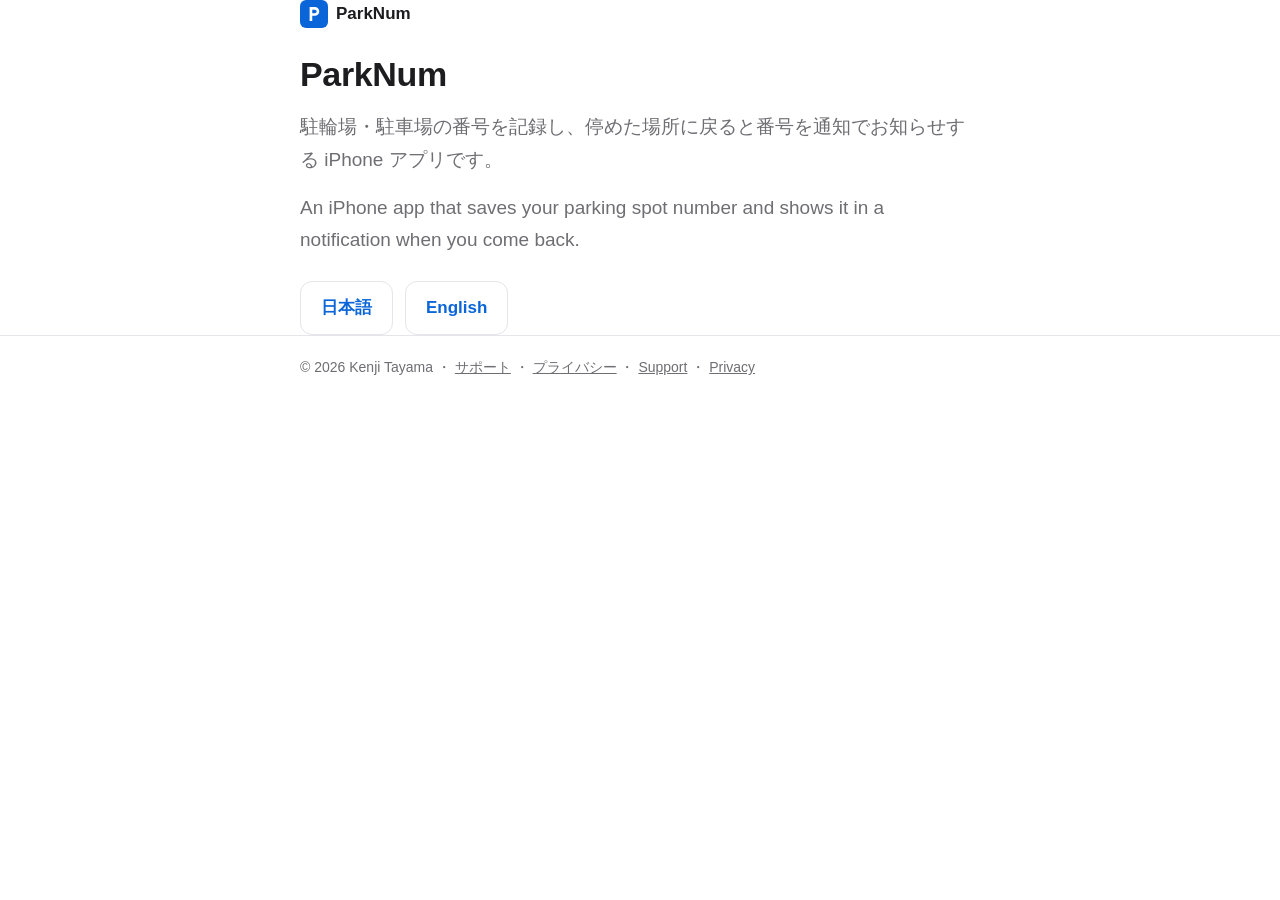
<file: index.html>
<!doctype html>
<html lang="en">
<head>
<meta charset="utf-8">
<meta name="viewport" content="width=device-width, initial-scale=1">
<title>ParkNum</title>
<meta name="description" content="ParkNum — an iPhone app that remembers your parking spot number. / 駐輪場・駐車場の番号を記録する iPhone アプリ。">
<link rel="alternate" hreflang="ja" href="https://kenjitayama.github.io/parknum-site/ja/">
<link rel="alternate" hreflang="en" href="https://kenjitayama.github.io/parknum-site/en/">
<link rel="icon" href="assets/icon.svg" type="image/svg+xml">
<link rel="stylesheet" href="assets/style.css">
</head>
<body>
<main class="wrap">
  <a class="brand" href="./"><img src="assets/icon.svg" alt="">ParkNum</a>
  <h1 style="margin-top:24px">ParkNum</h1>
  <p class="lead" lang="ja">駐輪場・駐車場の番号を記録し、停めた場所に戻ると番号を通知でお知らせする iPhone アプリです。</p>
  <p class="lead">An iPhone app that saves your parking spot number and shows it in a notification when you come back.</p>
  <div class="choice">
    <a class="button" href="ja/" hreflang="ja" lang="ja">日本語</a>
    <a class="button" href="en/" hreflang="en">English</a>
  </div>
</main>
<footer class="site">
  <div class="wrap">
    © 2026 Kenji Tayama ・ <a href="ja/support/" lang="ja">サポート</a> ・ <a href="ja/privacy/" lang="ja">プライバシー</a> ・ <a href="en/support/">Support</a> ・ <a href="en/privacy/">Privacy</a>
  </div>
</footer>
</body>
</html>
</file>
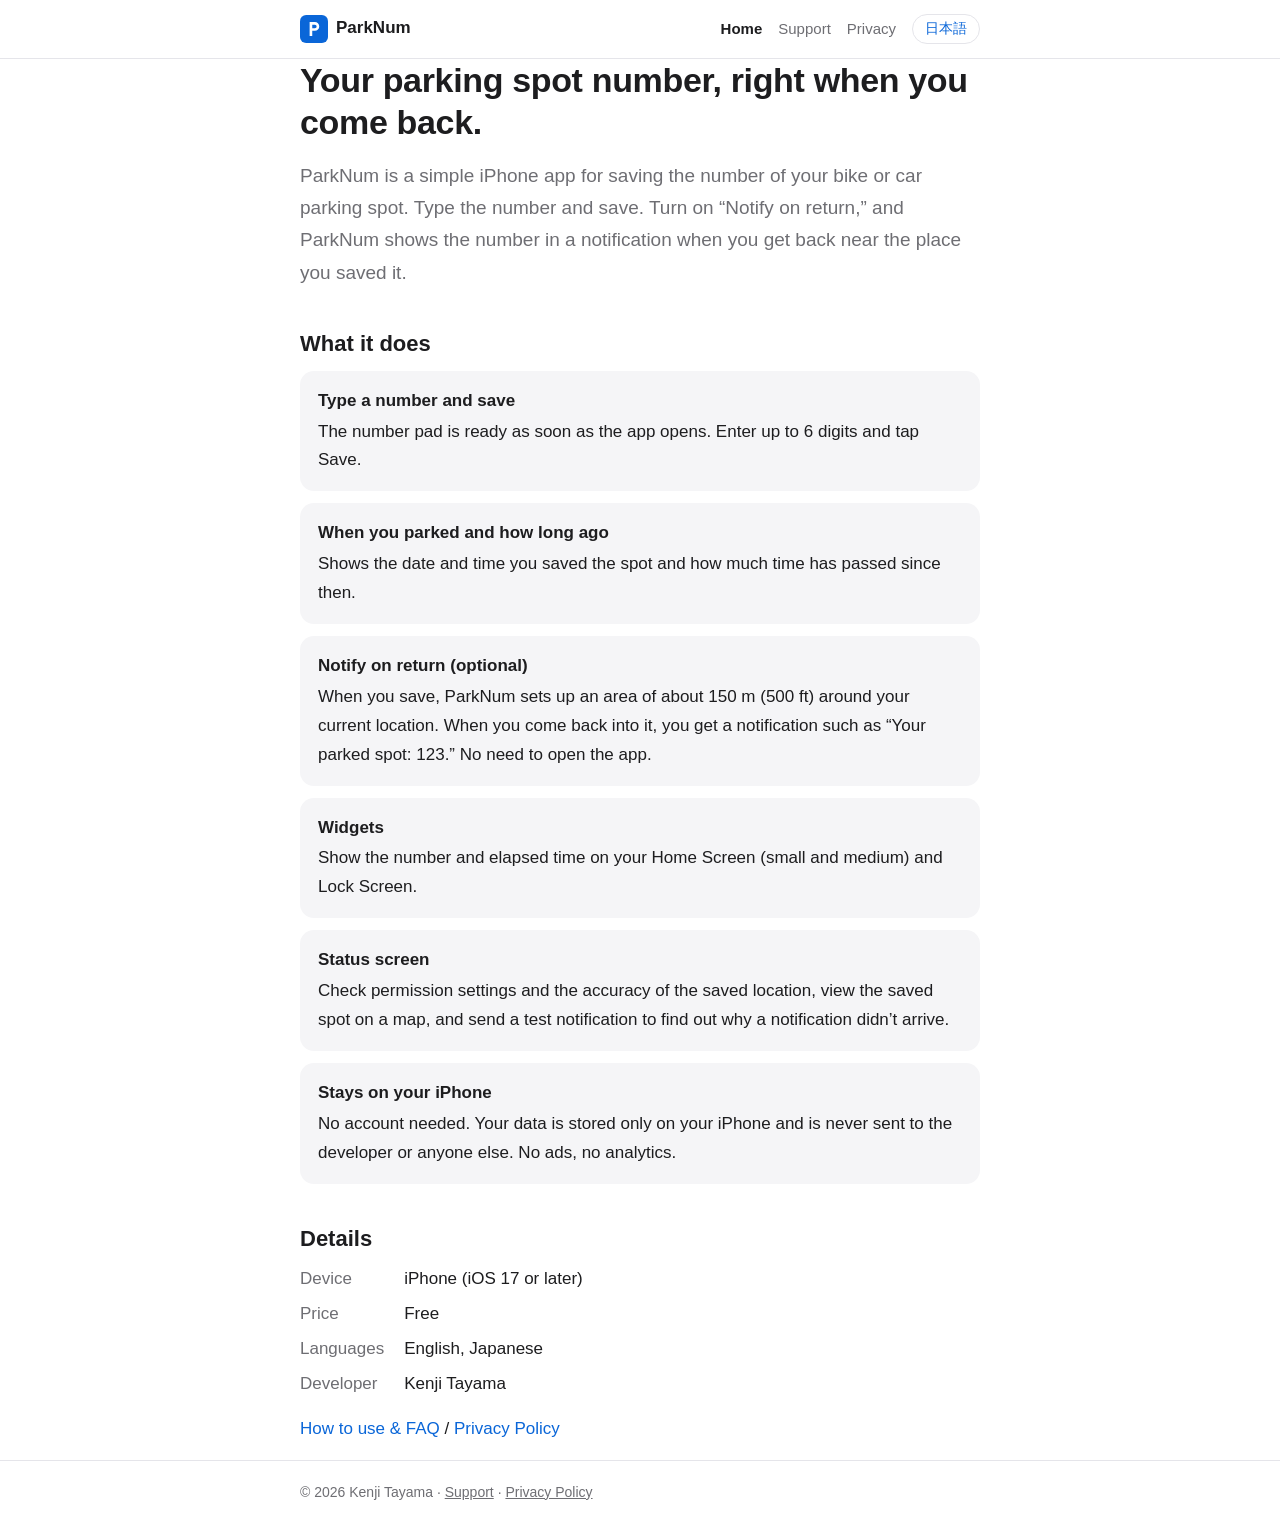
<file: en/index.html>
<!doctype html>
<html lang="en">
<head>
<meta charset="utf-8">
<meta name="viewport" content="width=device-width, initial-scale=1">
<title>ParkNum — Remember your parking spot number</title>
<meta name="description" content="ParkNum is an iPhone app for saving your bike or car parking spot number. It can notify you of the number when you come back to where you parked.">
<link rel="alternate" hreflang="ja" href="https://kenjitayama.github.io/parknum-site/ja/">
<link rel="alternate" hreflang="en" href="https://kenjitayama.github.io/parknum-site/en/">
<link rel="icon" href="../assets/icon.svg" type="image/svg+xml">
<link rel="stylesheet" href="../assets/style.css">
</head>
<body>
<header class="site">
  <div class="wrap">
    <a class="brand" href="./"><img src="../assets/icon.svg" alt="">ParkNum</a>
    <nav class="site">
      <a href="./" aria-current="page">Home</a>
      <a href="support/">Support</a>
      <a href="privacy/">Privacy</a>
    </nav>
    <a class="lang" href="../ja/" hreflang="ja" lang="ja">日本語</a>
  </div>
</header>

<main class="wrap">
  <h1>Your parking spot number, right when you come back.</h1>
  <p class="lead">ParkNum is a simple iPhone app for saving the number of your bike or car parking spot. Type the number and save. Turn on “Notify on return,” and ParkNum shows the number in a notification when you get back near the place you saved it.</p>

  <h2>What it does</h2>
  <ul class="features">
    <li><strong>Type a number and save</strong>The number pad is ready as soon as the app opens. Enter up to 6 digits and tap Save.</li>
    <li><strong>When you parked and how long ago</strong>Shows the date and time you saved the spot and how much time has passed since then.</li>
    <li><strong>Notify on return (optional)</strong>When you save, ParkNum sets up an area of about 150 m (500 ft) around your current location. When you come back into it, you get a notification such as “Your parked spot: 123.” No need to open the app.</li>
    <li><strong>Widgets</strong>Show the number and elapsed time on your Home Screen (small and medium) and Lock Screen.</li>
    <li><strong>Status screen</strong>Check permission settings and the accuracy of the saved location, view the saved spot on a map, and send a test notification to find out why a notification didn’t arrive.</li>
    <li><strong>Stays on your iPhone</strong>No account needed. Your data is stored only on your iPhone and is never sent to the developer or anyone else. No ads, no analytics.</li>
  </ul>

  <h2>Details</h2>
  <dl class="facts">
    <dt>Device</dt><dd>iPhone (iOS 17 or later)</dd>
    <dt>Price</dt><dd>Free</dd>
    <dt>Languages</dt><dd>English, Japanese</dd>
    <dt>Developer</dt><dd>Kenji Tayama</dd>
  </dl>

  <p><a href="support/">How to use &amp; FAQ</a> / <a href="privacy/">Privacy Policy</a></p>
</main>

<footer class="site">
  <div class="wrap">
    © 2026 Kenji Tayama · <a href="support/">Support</a> · <a href="privacy/">Privacy Policy</a>
  </div>
</footer>
</body>
</html>
</file>
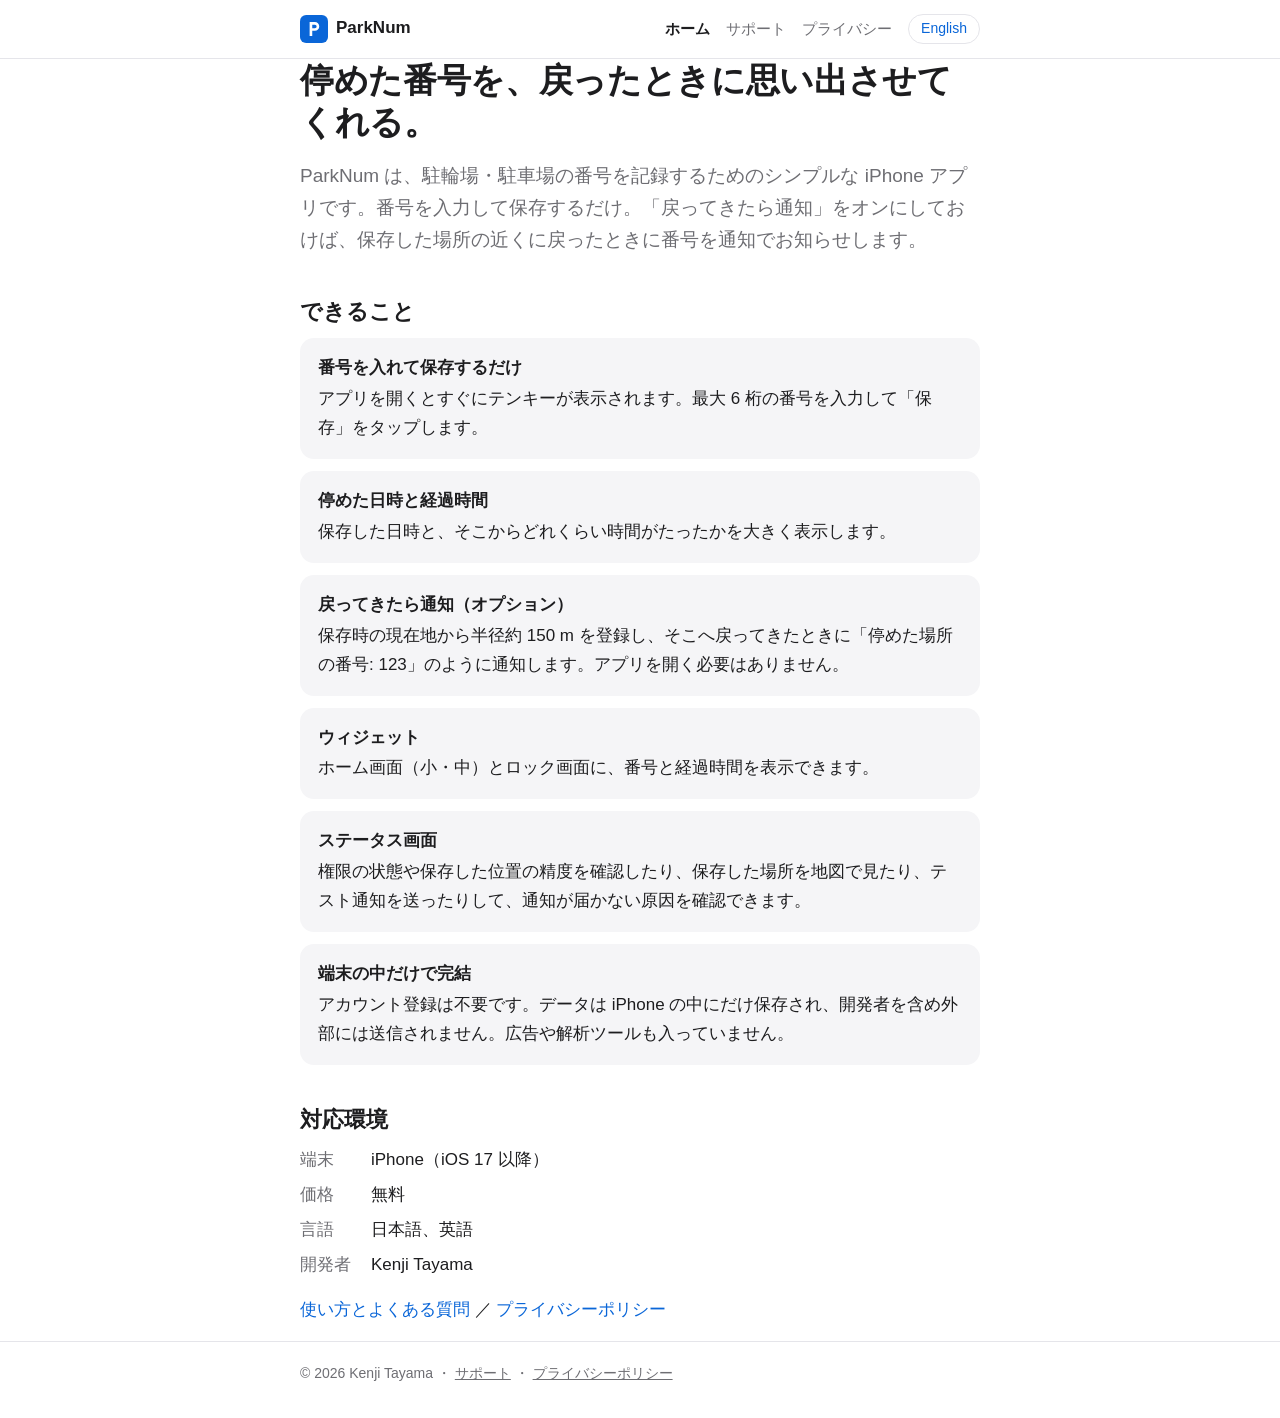
<file: ja/index.html>
<!doctype html>
<html lang="ja">
<head>
<meta charset="utf-8">
<meta name="viewport" content="width=device-width, initial-scale=1">
<title>ParkNum — 駐輪場・駐車場の番号メモ</title>
<meta name="description" content="ParkNum は駐輪場・駐車場の番号を記録する iPhone アプリです。停めた場所に戻ると番号を通知でお知らせします。">
<link rel="alternate" hreflang="ja" href="https://kenjitayama.github.io/parknum-site/ja/">
<link rel="alternate" hreflang="en" href="https://kenjitayama.github.io/parknum-site/en/">
<link rel="icon" href="../assets/icon.svg" type="image/svg+xml">
<link rel="stylesheet" href="../assets/style.css">
</head>
<body>
<header class="site">
  <div class="wrap">
    <a class="brand" href="./"><img src="../assets/icon.svg" alt="">ParkNum</a>
    <nav class="site">
      <a href="./" aria-current="page">ホーム</a>
      <a href="support/">サポート</a>
      <a href="privacy/">プライバシー</a>
    </nav>
    <a class="lang" href="../en/" hreflang="en" lang="en">English</a>
  </div>
</header>

<main class="wrap">
  <h1>停めた番号を、戻ったときに思い出させてくれる。</h1>
  <p class="lead">ParkNum は、駐輪場・駐車場の番号を記録するためのシンプルな iPhone アプリです。番号を入力して保存するだけ。「戻ってきたら通知」をオンにしておけば、保存した場所の近くに戻ったときに番号を通知でお知らせします。</p>

  <h2>できること</h2>
  <ul class="features">
    <li><strong>番号を入れて保存するだけ</strong>アプリを開くとすぐにテンキーが表示されます。最大 6 桁の番号を入力して「保存」をタップします。</li>
    <li><strong>停めた日時と経過時間</strong>保存した日時と、そこからどれくらい時間がたったかを大きく表示します。</li>
    <li><strong>戻ってきたら通知（オプション）</strong>保存時の現在地から半径約 150 m を登録し、そこへ戻ってきたときに「停めた場所の番号: 123」のように通知します。アプリを開く必要はありません。</li>
    <li><strong>ウィジェット</strong>ホーム画面（小・中）とロック画面に、番号と経過時間を表示できます。</li>
    <li><strong>ステータス画面</strong>権限の状態や保存した位置の精度を確認したり、保存した場所を地図で見たり、テスト通知を送ったりして、通知が届かない原因を確認できます。</li>
    <li><strong>端末の中だけで完結</strong>アカウント登録は不要です。データは iPhone の中にだけ保存され、開発者を含め外部には送信されません。広告や解析ツールも入っていません。</li>
  </ul>

  <h2>対応環境</h2>
  <dl class="facts">
    <dt>端末</dt><dd>iPhone（iOS 17 以降）</dd>
    <dt>価格</dt><dd>無料</dd>
    <dt>言語</dt><dd>日本語、英語</dd>
    <dt>開発者</dt><dd>Kenji Tayama</dd>
  </dl>

  <p><a href="support/">使い方とよくある質問</a> ／ <a href="privacy/">プライバシーポリシー</a></p>
</main>

<footer class="site">
  <div class="wrap">
    © 2026 Kenji Tayama ・ <a href="support/">サポート</a> ・ <a href="privacy/">プライバシーポリシー</a>
  </div>
</footer>
</body>
</html>
</file>
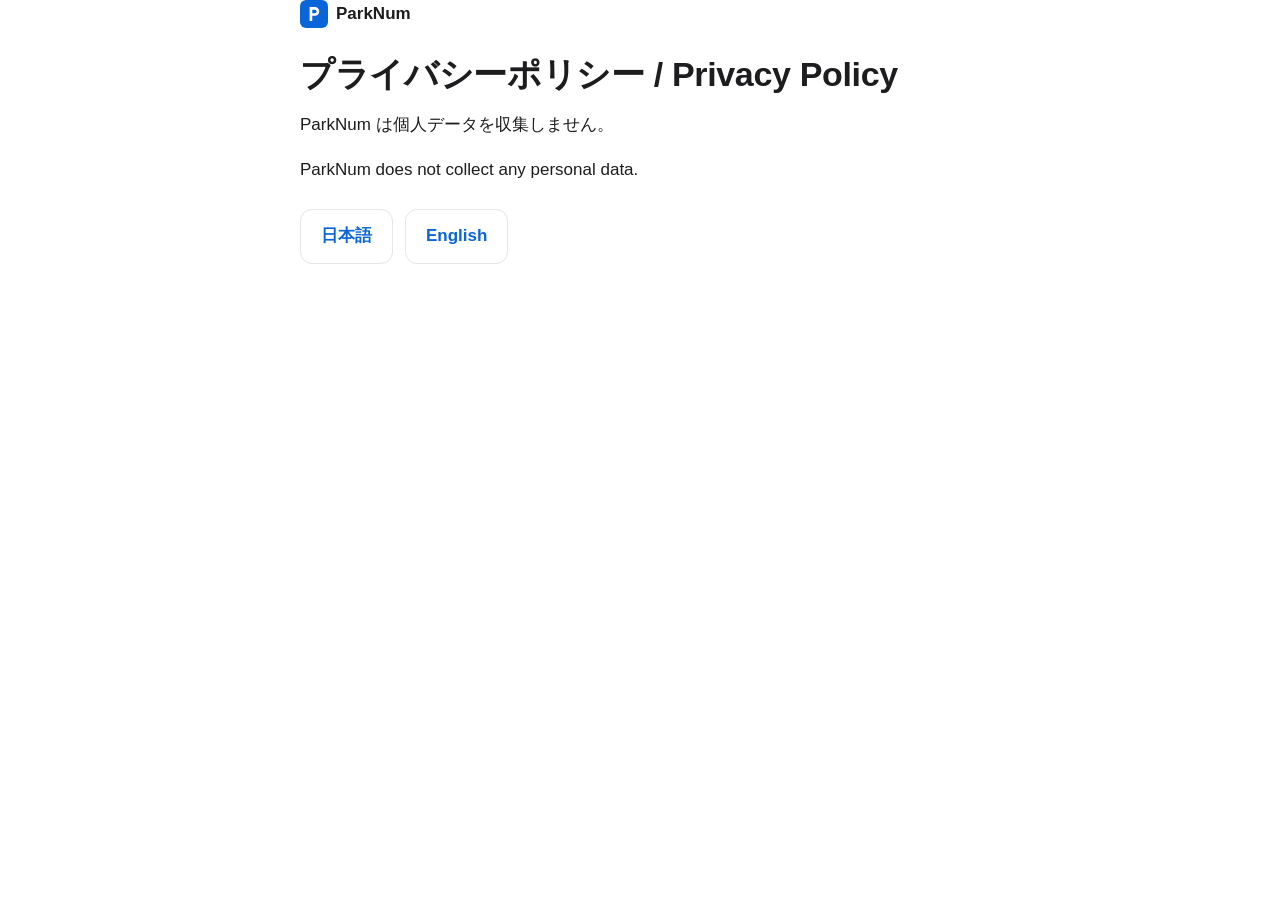
<file: privacy/index.html>
<!doctype html>
<html lang="en">
<head>
<meta charset="utf-8">
<meta name="viewport" content="width=device-width, initial-scale=1">
<title>Privacy Policy / プライバシーポリシー — ParkNum</title>
<link rel="alternate" hreflang="ja" href="https://kenjitayama.github.io/parknum-site/ja/privacy/">
<link rel="alternate" hreflang="en" href="https://kenjitayama.github.io/parknum-site/en/privacy/">
<link rel="icon" href="../assets/icon.svg" type="image/svg+xml">
<link rel="stylesheet" href="../assets/style.css">
</head>
<body>
<main class="wrap">
  <a class="brand" href="../"><img src="../assets/icon.svg" alt="">ParkNum</a>
  <h1 style="margin-top:24px"><span lang="ja">プライバシーポリシー</span> / Privacy Policy</h1>
  <p lang="ja">ParkNum は個人データを収集しません。</p>
  <p>ParkNum does not collect any personal data.</p>
  <div class="choice">
    <a class="button" href="../ja/privacy/" hreflang="ja" lang="ja">日本語</a>
    <a class="button" href="../en/privacy/" hreflang="en">English</a>
  </div>
</main>
</body>
</html>
</file>
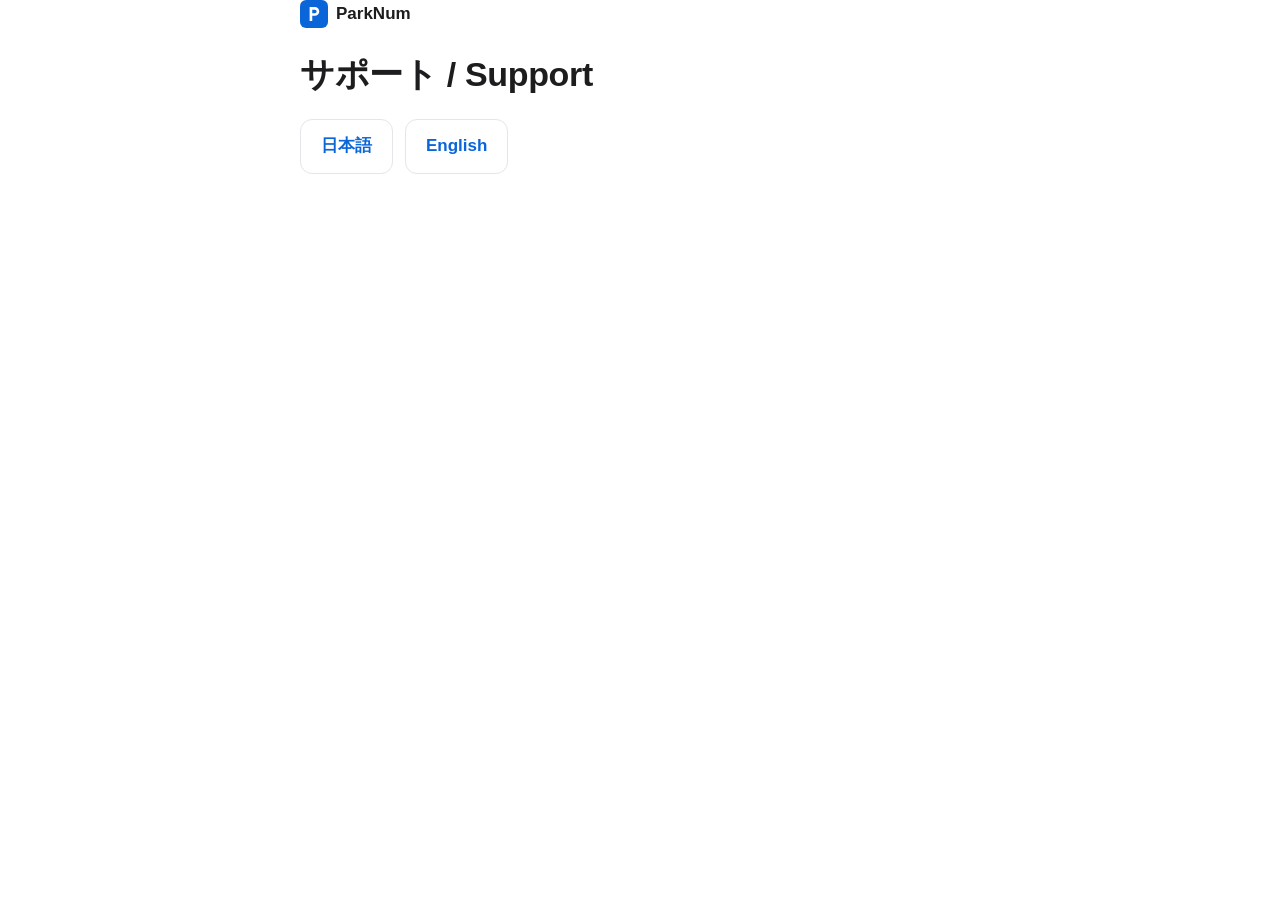
<file: support/index.html>
<!doctype html>
<html lang="en">
<head>
<meta charset="utf-8">
<meta name="viewport" content="width=device-width, initial-scale=1">
<title>Support / サポート — ParkNum</title>
<link rel="alternate" hreflang="ja" href="https://kenjitayama.github.io/parknum-site/ja/support/">
<link rel="alternate" hreflang="en" href="https://kenjitayama.github.io/parknum-site/en/support/">
<link rel="icon" href="../assets/icon.svg" type="image/svg+xml">
<link rel="stylesheet" href="../assets/style.css">
</head>
<body>
<main class="wrap">
  <a class="brand" href="../"><img src="../assets/icon.svg" alt="">ParkNum</a>
  <h1 style="margin-top:24px"><span lang="ja">サポート</span> / Support</h1>
  <div class="choice">
    <a class="button" href="../ja/support/" hreflang="ja" lang="ja">日本語</a>
    <a class="button" href="../en/support/" hreflang="en">English</a>
  </div>
</main>
</body>
</html>
</file>
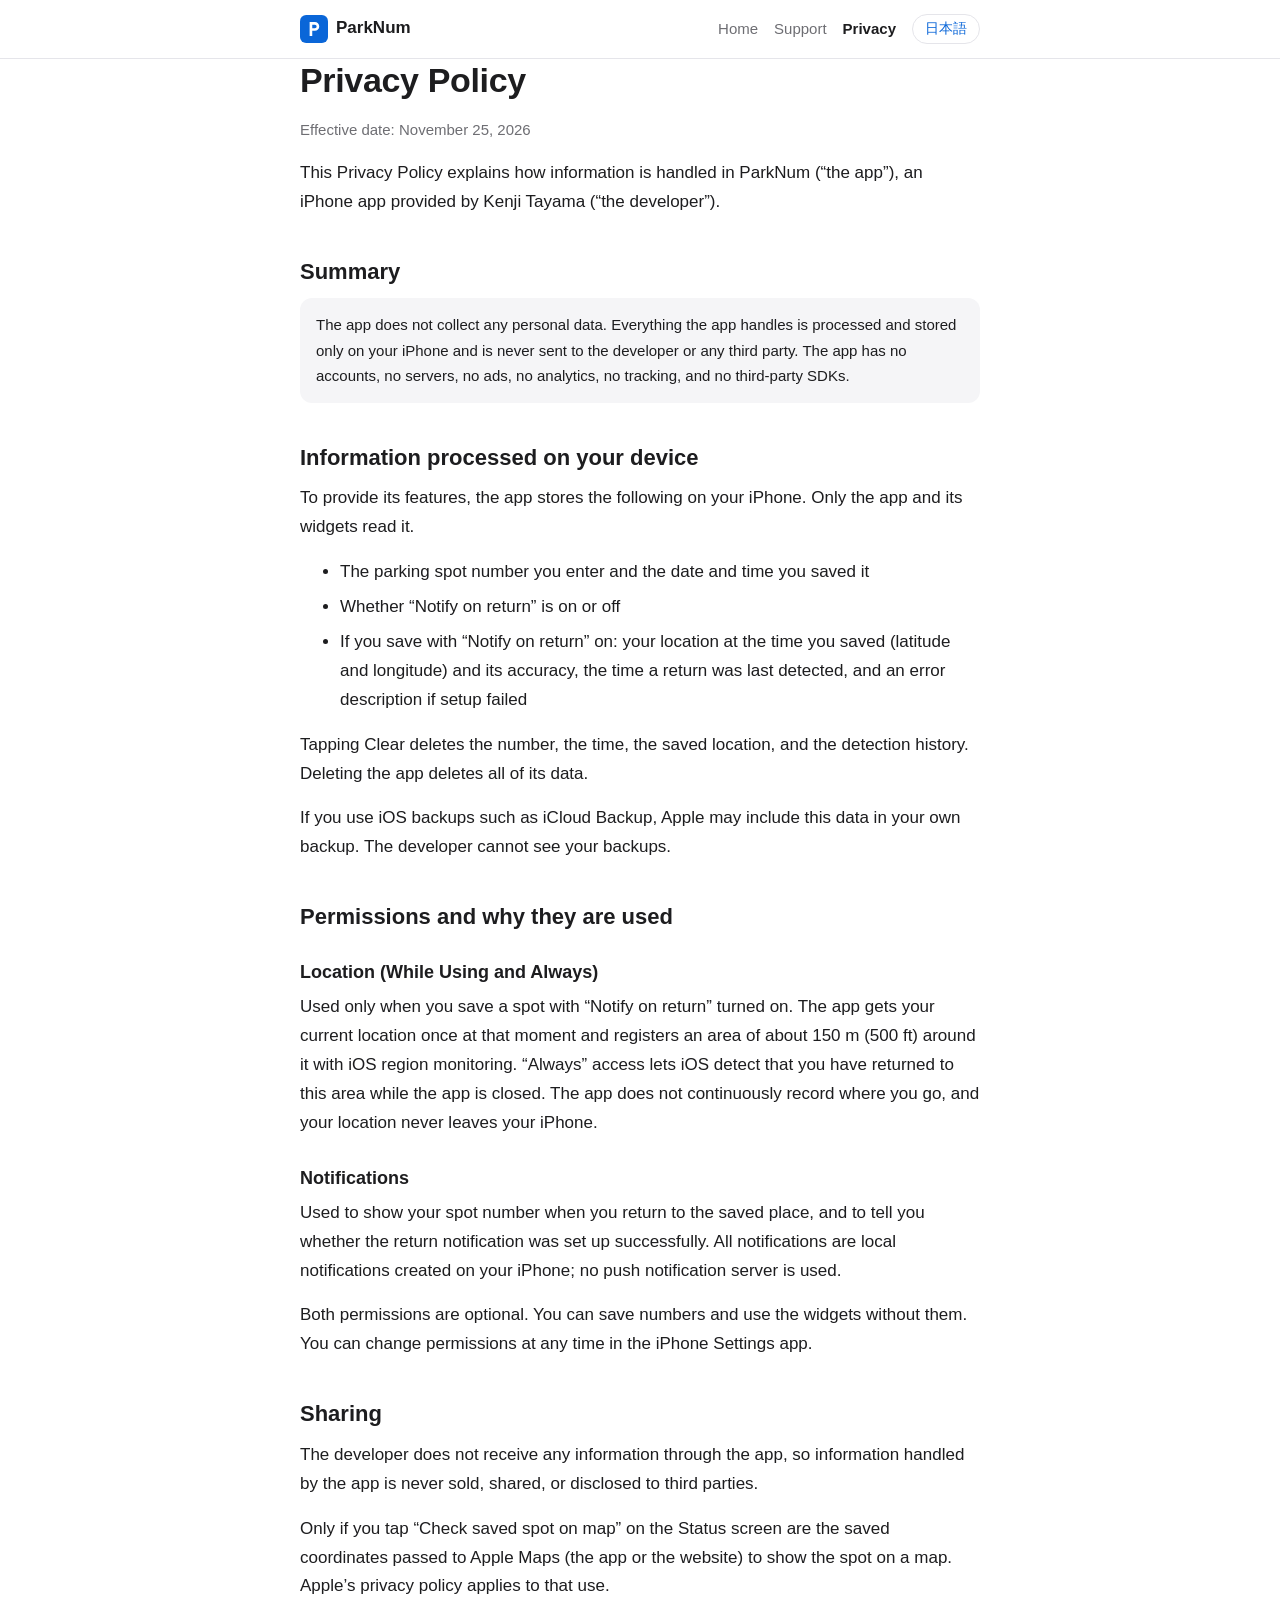
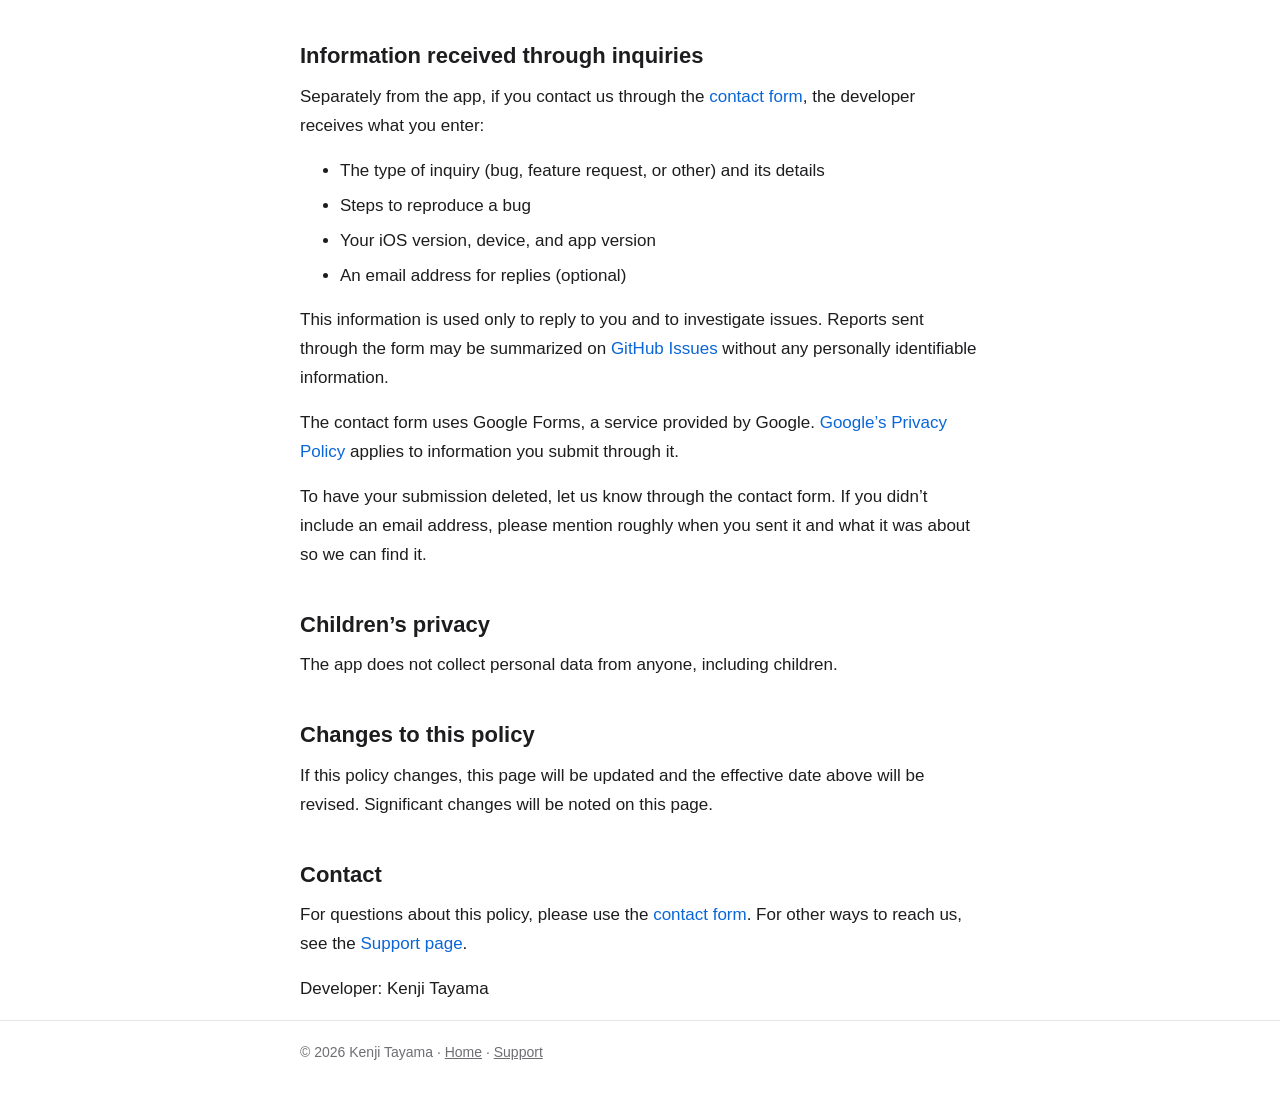
<file: en/privacy/index.html>
<!doctype html>
<html lang="en">
<head>
<meta charset="utf-8">
<meta name="viewport" content="width=device-width, initial-scale=1">
<title>Privacy Policy — ParkNum</title>
<meta name="description" content="ParkNum Privacy Policy. ParkNum does not collect any personal data. Location is used only on your device.">
<link rel="alternate" hreflang="ja" href="https://kenjitayama.github.io/parknum-site/ja/privacy/">
<link rel="alternate" hreflang="en" href="https://kenjitayama.github.io/parknum-site/en/privacy/">
<link rel="icon" href="../../assets/icon.svg" type="image/svg+xml">
<link rel="stylesheet" href="../../assets/style.css">
</head>
<body>
<header class="site">
  <div class="wrap">
    <a class="brand" href="../"><img src="../../assets/icon.svg" alt="">ParkNum</a>
    <nav class="site">
      <a href="../">Home</a>
      <a href="../support/">Support</a>
      <a href="./" aria-current="page">Privacy</a>
    </nav>
    <a class="lang" href="../../ja/privacy/" hreflang="ja" lang="ja">日本語</a>
  </div>
</header>

<main class="wrap">
  <h1>Privacy Policy</h1>
  <p class="muted">Effective date: November 25, 2026</p>

  <p>This Privacy Policy explains how information is handled in ParkNum (“the app”), an iPhone app provided by Kenji Tayama (“the developer”).</p>

  <h2>Summary</h2>
  <p class="note">The app does not collect any personal data. Everything the app handles is processed and stored only on your iPhone and is never sent to the developer or any third party. The app has no accounts, no servers, no ads, no analytics, no tracking, and no third-party SDKs.</p>

  <h2>Information processed on your device</h2>
  <p>To provide its features, the app stores the following on your iPhone. Only the app and its widgets read it.</p>
  <ul>
    <li>The parking spot number you enter and the date and time you saved it</li>
    <li>Whether “Notify on return” is on or off</li>
    <li>If you save with “Notify on return” on: your location at the time you saved (latitude and longitude) and its accuracy, the time a return was last detected, and an error description if setup failed</li>
  </ul>
  <p>Tapping Clear deletes the number, the time, the saved location, and the detection history. Deleting the app deletes all of its data.</p>
  <p>If you use iOS backups such as iCloud Backup, Apple may include this data in your own backup. The developer cannot see your backups.</p>

  <h2>Permissions and why they are used</h2>
  <h3>Location (While Using and Always)</h3>
  <p>Used only when you save a spot with “Notify on return” turned on. The app gets your current location once at that moment and registers an area of about 150 m (500 ft) around it with iOS region monitoring. “Always” access lets iOS detect that you have returned to this area while the app is closed. The app does not continuously record where you go, and your location never leaves your iPhone.</p>
  <h3>Notifications</h3>
  <p>Used to show your spot number when you return to the saved place, and to tell you whether the return notification was set up successfully. All notifications are local notifications created on your iPhone; no push notification server is used.</p>
  <p>Both permissions are optional. You can save numbers and use the widgets without them. You can change permissions at any time in the iPhone Settings app.</p>

  <h2>Sharing</h2>
  <p>The developer does not receive any information through the app, so information handled by the app is never sold, shared, or disclosed to third parties.</p>
  <p>Only if you tap “Check saved spot on map” on the Status screen are the saved coordinates passed to Apple Maps (the app or the website) to show the spot on a map. Apple’s privacy policy applies to that use.</p>

  <h2 id="inquiries">Information received through inquiries</h2>
  <p>Separately from the app, if you contact us through the <a href="https://forms.gle/H2Dxd4RhXW7EbtMq8">contact form</a>, the developer receives what you enter:</p>
  <ul>
    <li>The type of inquiry (bug, feature request, or other) and its details</li>
    <li>Steps to reproduce a bug</li>
    <li>Your iOS version, device, and app version</li>
    <li>An email address for replies (optional)</li>
  </ul>
  <p>This information is used only to reply to you and to investigate issues. Reports sent through the form may be summarized on <a href="https://github.com/kenjitayama/parknum-site/issues">GitHub Issues</a> without any personally identifiable information.</p>
  <p>The contact form uses Google Forms, a service provided by Google. <a href="https://policies.google.com/privacy">Google’s Privacy Policy</a> applies to information you submit through it.</p>
  <p>To have your submission deleted, let us know through the contact form. If you didn’t include an email address, please mention roughly when you sent it and what it was about so we can find it.</p>

  <h2>Children’s privacy</h2>
  <p>The app does not collect personal data from anyone, including children.</p>

  <h2>Changes to this policy</h2>
  <p>If this policy changes, this page will be updated and the effective date above will be revised. Significant changes will be noted on this page.</p>

  <h2>Contact</h2>
  <p>For questions about this policy, please use the <a href="https://forms.gle/H2Dxd4RhXW7EbtMq8">contact form</a>. For other ways to reach us, see the <a href="../support/#contact">Support page</a>.</p>
  <p>Developer: Kenji Tayama</p>
</main>

<footer class="site">
  <div class="wrap">
    © 2026 Kenji Tayama · <a href="../">Home</a> · <a href="../support/">Support</a>
  </div>
</footer>
</body>
</html>
</file>
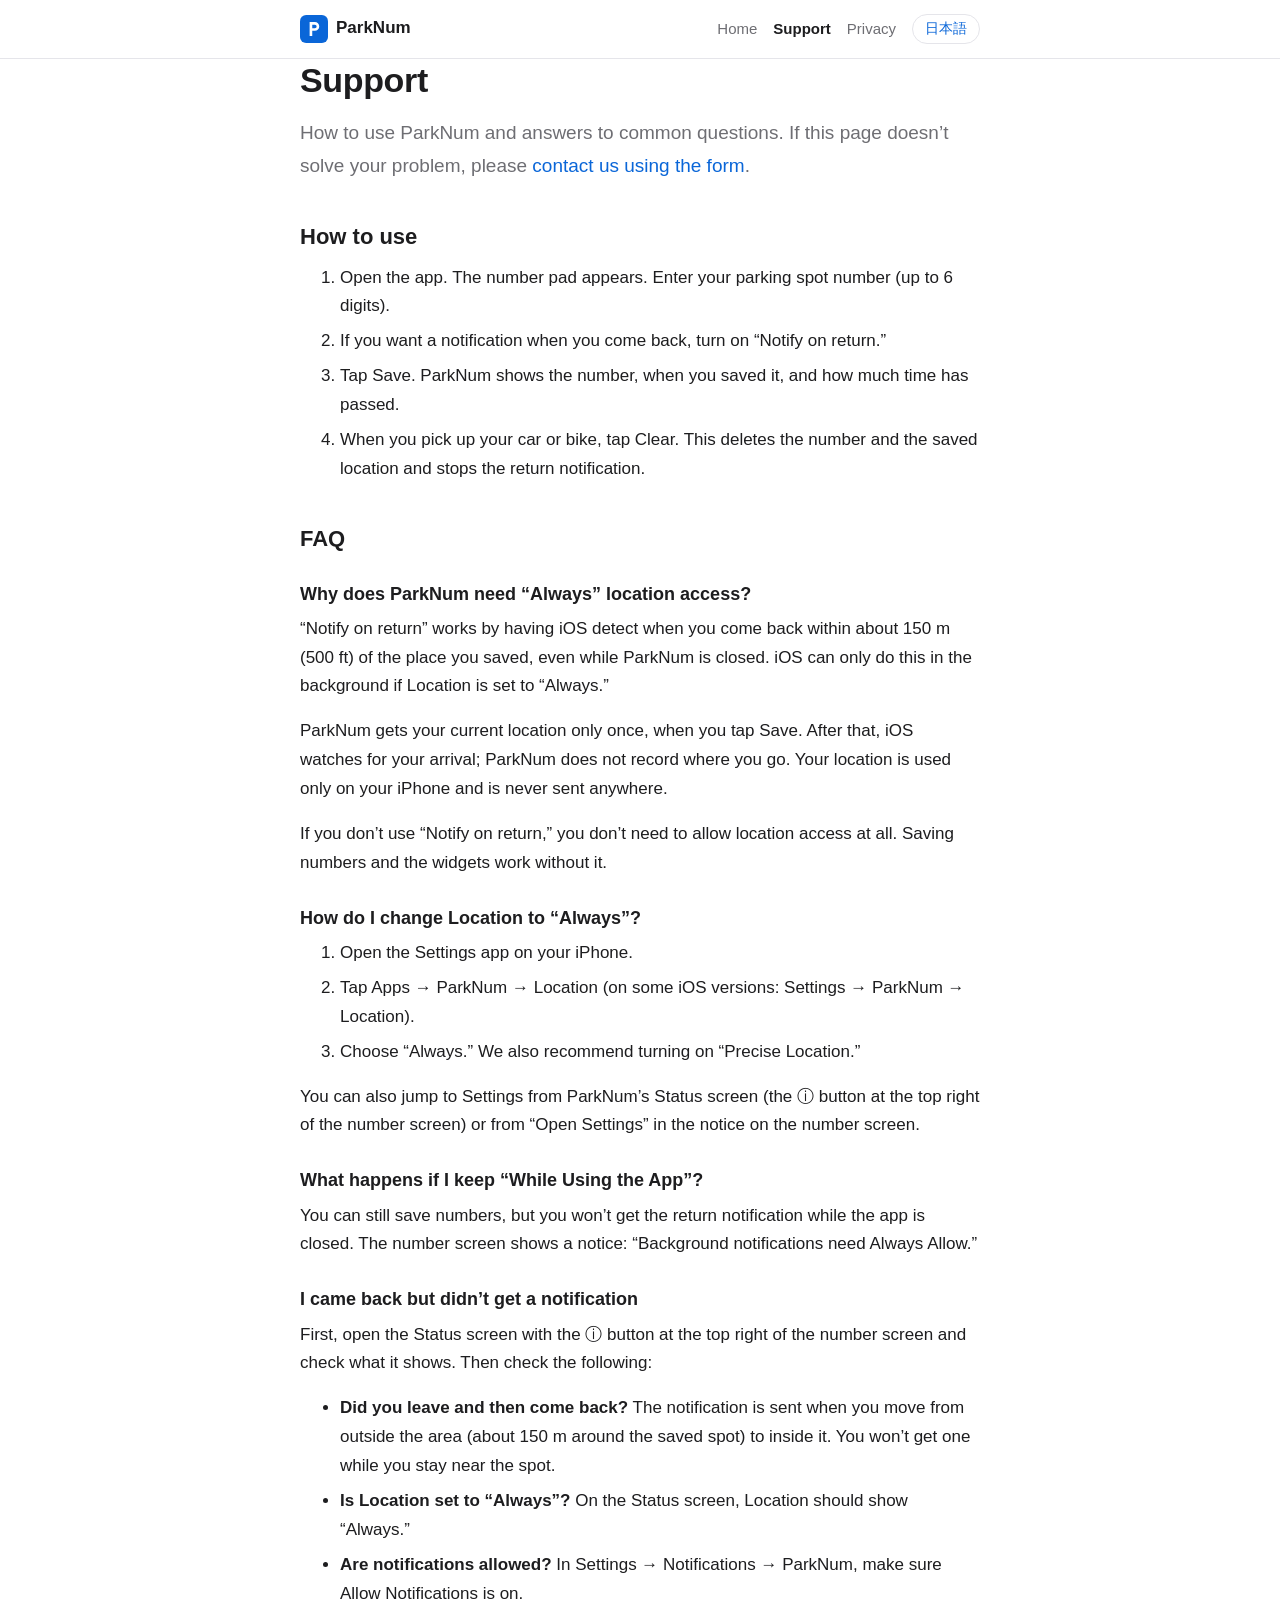
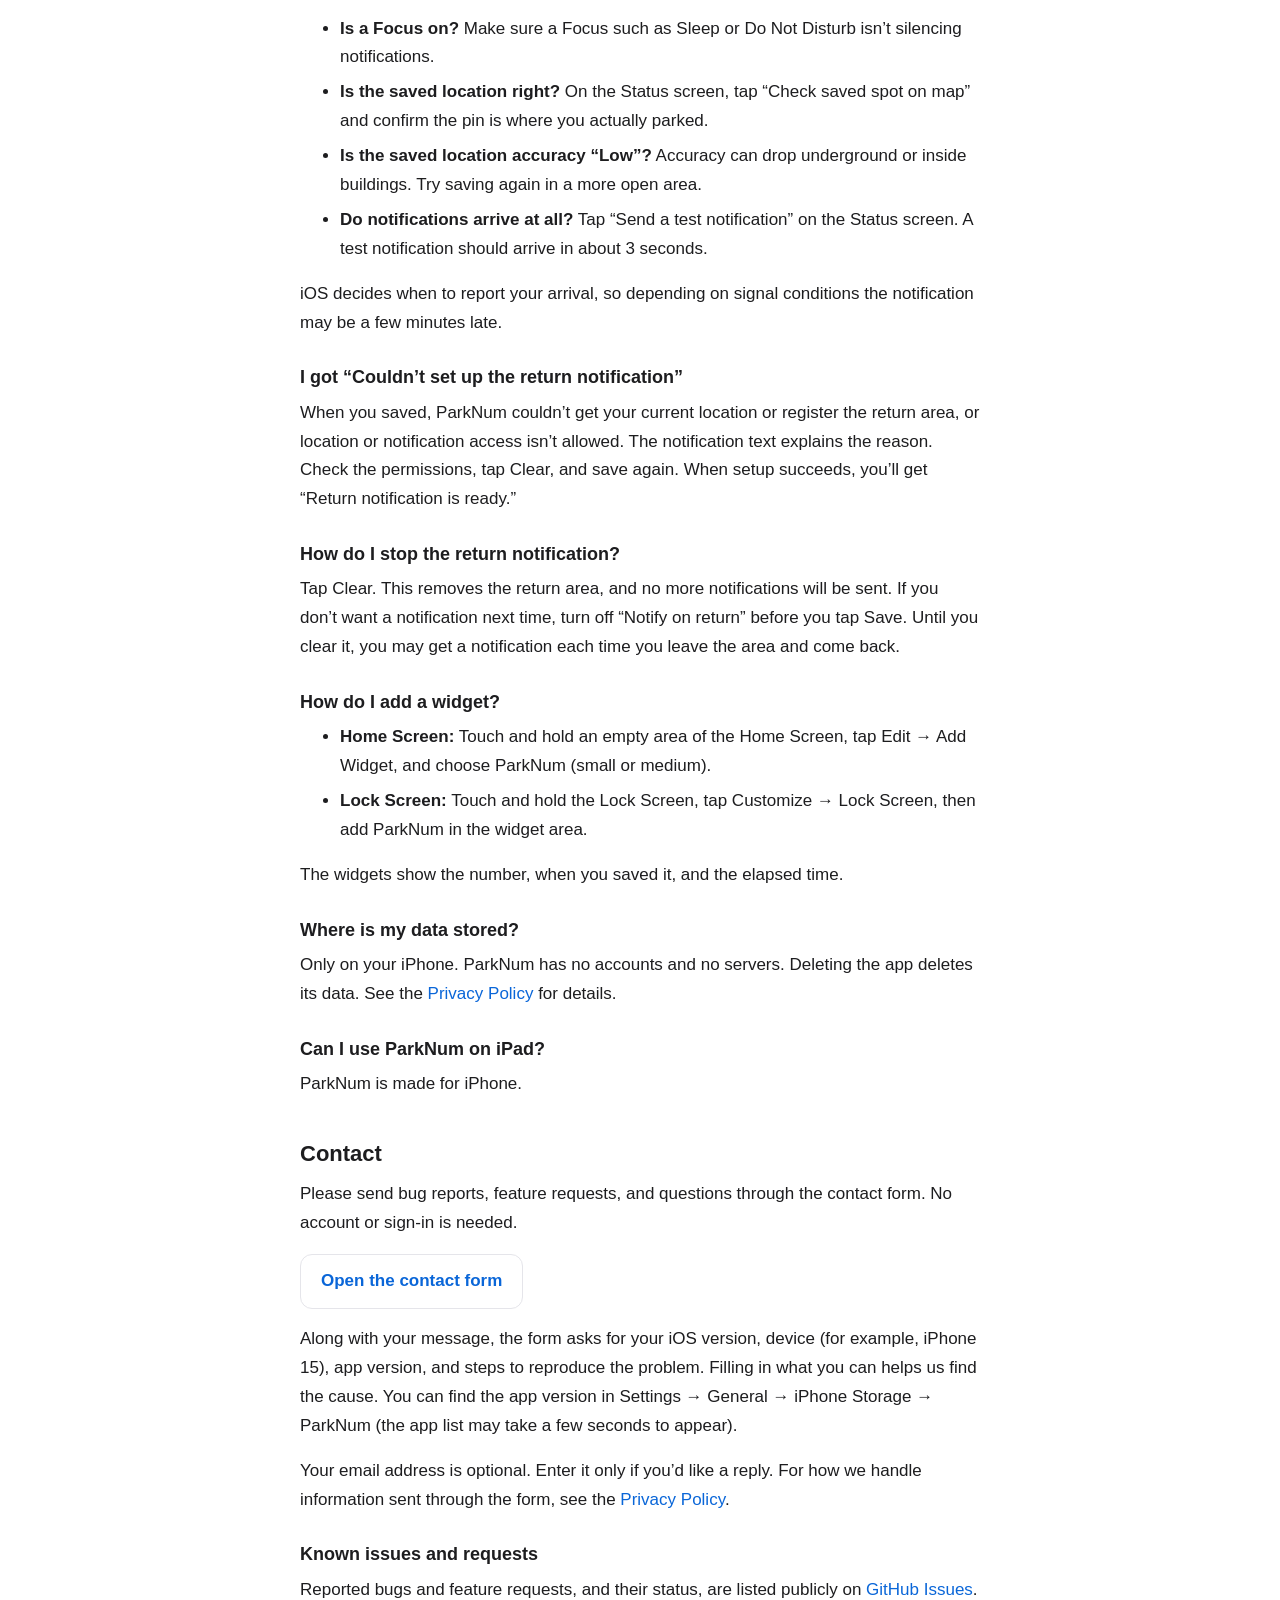
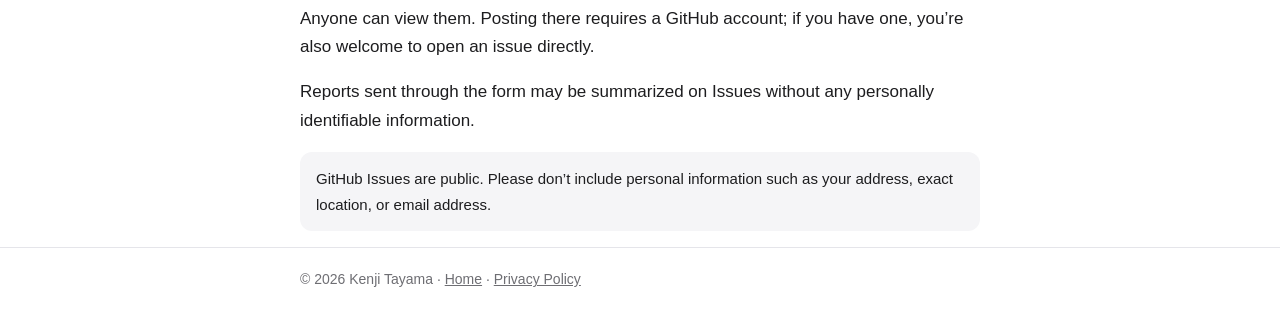
<file: en/support/index.html>
<!doctype html>
<html lang="en">
<head>
<meta charset="utf-8">
<meta name="viewport" content="width=device-width, initial-scale=1">
<title>Support — ParkNum</title>
<meta name="description" content="How to use ParkNum, setting Location to Always, what to check when notifications don’t arrive, and how to contact us.">
<link rel="alternate" hreflang="ja" href="https://kenjitayama.github.io/parknum-site/ja/support/">
<link rel="alternate" hreflang="en" href="https://kenjitayama.github.io/parknum-site/en/support/">
<link rel="icon" href="../../assets/icon.svg" type="image/svg+xml">
<link rel="stylesheet" href="../../assets/style.css">
</head>
<body>
<header class="site">
  <div class="wrap">
    <a class="brand" href="../"><img src="../../assets/icon.svg" alt="">ParkNum</a>
    <nav class="site">
      <a href="../">Home</a>
      <a href="./" aria-current="page">Support</a>
      <a href="../privacy/">Privacy</a>
    </nav>
    <a class="lang" href="../../ja/support/" hreflang="ja" lang="ja">日本語</a>
  </div>
</header>

<main class="wrap">
  <h1>Support</h1>
  <p class="lead">How to use ParkNum and answers to common questions. If this page doesn’t solve your problem, please <a href="#contact">contact us using the form</a>.</p>

  <h2 id="how-to">How to use</h2>
  <ol>
    <li>Open the app. The number pad appears. Enter your parking spot number (up to 6 digits).</li>
    <li>If you want a notification when you come back, turn on “Notify on return.”</li>
    <li>Tap Save. ParkNum shows the number, when you saved it, and how much time has passed.</li>
    <li>When you pick up your car or bike, tap Clear. This deletes the number and the saved location and stops the return notification.</li>
  </ol>

  <h2 id="faq">FAQ</h2>

  <h3 id="always">Why does ParkNum need “Always” location access?</h3>
  <p>“Notify on return” works by having iOS detect when you come back within about 150 m (500 ft) of the place you saved, even while ParkNum is closed. iOS can only do this in the background if Location is set to “Always.”</p>
  <p>ParkNum gets your current location only once, when you tap Save. After that, iOS watches for your arrival; ParkNum does not record where you go. Your location is used only on your iPhone and is never sent anywhere.</p>
  <p>If you don’t use “Notify on return,” you don’t need to allow location access at all. Saving numbers and the widgets work without it.</p>

  <h3 id="set-always">How do I change Location to “Always”?</h3>
  <ol>
    <li>Open the Settings app on your iPhone.</li>
    <li>Tap Apps → ParkNum → Location (on some iOS versions: Settings → ParkNum → Location).</li>
    <li>Choose “Always.” We also recommend turning on “Precise Location.”</li>
  </ol>
  <p>You can also jump to Settings from ParkNum’s Status screen (the ⓘ button at the top right of the number screen) or from “Open Settings” in the notice on the number screen.</p>

  <h3 id="when-in-use">What happens if I keep “While Using the App”?</h3>
  <p>You can still save numbers, but you won’t get the return notification while the app is closed. The number screen shows a notice: “Background notifications need Always Allow.”</p>

  <h3 id="no-notification">I came back but didn’t get a notification</h3>
  <p>First, open the Status screen with the ⓘ button at the top right of the number screen and check what it shows. Then check the following:</p>
  <ul>
    <li><strong>Did you leave and then come back?</strong> The notification is sent when you move from outside the area (about 150 m around the saved spot) to inside it. You won’t get one while you stay near the spot.</li>
    <li><strong>Is Location set to “Always”?</strong> On the Status screen, Location should show “Always.”</li>
    <li><strong>Are notifications allowed?</strong> In Settings → Notifications → ParkNum, make sure Allow Notifications is on.</li>
    <li><strong>Is a Focus on?</strong> Make sure a Focus such as Sleep or Do Not Disturb isn’t silencing notifications.</li>
    <li><strong>Is the saved location right?</strong> On the Status screen, tap “Check saved spot on map” and confirm the pin is where you actually parked.</li>
    <li><strong>Is the saved location accuracy “Low”?</strong> Accuracy can drop underground or inside buildings. Try saving again in a more open area.</li>
    <li><strong>Do notifications arrive at all?</strong> Tap “Send a test notification” on the Status screen. A test notification should arrive in about 3 seconds.</li>
  </ul>
  <p>iOS decides when to report your arrival, so depending on signal conditions the notification may be a few minutes late.</p>

  <h3 id="setup-failed">I got “Couldn’t set up the return notification”</h3>
  <p>When you saved, ParkNum couldn’t get your current location or register the return area, or location or notification access isn’t allowed. The notification text explains the reason. Check the permissions, tap Clear, and save again. When setup succeeds, you’ll get “Return notification is ready.”</p>

  <h3 id="stop">How do I stop the return notification?</h3>
  <p>Tap Clear. This removes the return area, and no more notifications will be sent. If you don’t want a notification next time, turn off “Notify on return” before you tap Save. Until you clear it, you may get a notification each time you leave the area and come back.</p>

  <h3 id="widget">How do I add a widget?</h3>
  <ul>
    <li><strong>Home Screen:</strong> Touch and hold an empty area of the Home Screen, tap Edit → Add Widget, and choose ParkNum (small or medium).</li>
    <li><strong>Lock Screen:</strong> Touch and hold the Lock Screen, tap Customize → Lock Screen, then add ParkNum in the widget area.</li>
  </ul>
  <p>The widgets show the number, when you saved it, and the elapsed time.</p>

  <h3 id="data">Where is my data stored?</h3>
  <p>Only on your iPhone. ParkNum has no accounts and no servers. Deleting the app deletes its data. See the <a href="../privacy/">Privacy Policy</a> for details.</p>

  <h3 id="ipad">Can I use ParkNum on iPad?</h3>
  <p>ParkNum is made for iPhone.</p>

  <h2 id="contact">Contact</h2>
  <p>Please send bug reports, feature requests, and questions through the contact form. No account or sign-in is needed.</p>
  <p><a class="button" href="https://forms.gle/H2Dxd4RhXW7EbtMq8">Open the contact form</a></p>
  <p>Along with your message, the form asks for your iOS version, device (for example, iPhone 15), app version, and steps to reproduce the problem. Filling in what you can helps us find the cause. You can find the app version in Settings → General → iPhone Storage → ParkNum (the app list may take a few seconds to appear).</p>
  <p>Your email address is optional. Enter it only if you’d like a reply. For how we handle information sent through the form, see the <a href="../privacy/#inquiries">Privacy Policy</a>.</p>

  <h3 id="known-issues">Known issues and requests</h3>
  <p>Reported bugs and feature requests, and their status, are listed publicly on <a href="https://github.com/kenjitayama/parknum-site/issues">GitHub Issues</a>. Anyone can view them. Posting there requires a GitHub account; if you have one, you’re also welcome to open an issue directly.</p>
  <p>Reports sent through the form may be summarized on Issues without any personally identifiable information.</p>
  <p class="note">GitHub Issues are public. Please don’t include personal information such as your address, exact location, or email address.</p>
</main>

<footer class="site">
  <div class="wrap">
    © 2026 Kenji Tayama · <a href="../">Home</a> · <a href="../privacy/">Privacy Policy</a>
  </div>
</footer>
</body>
</html>
</file>
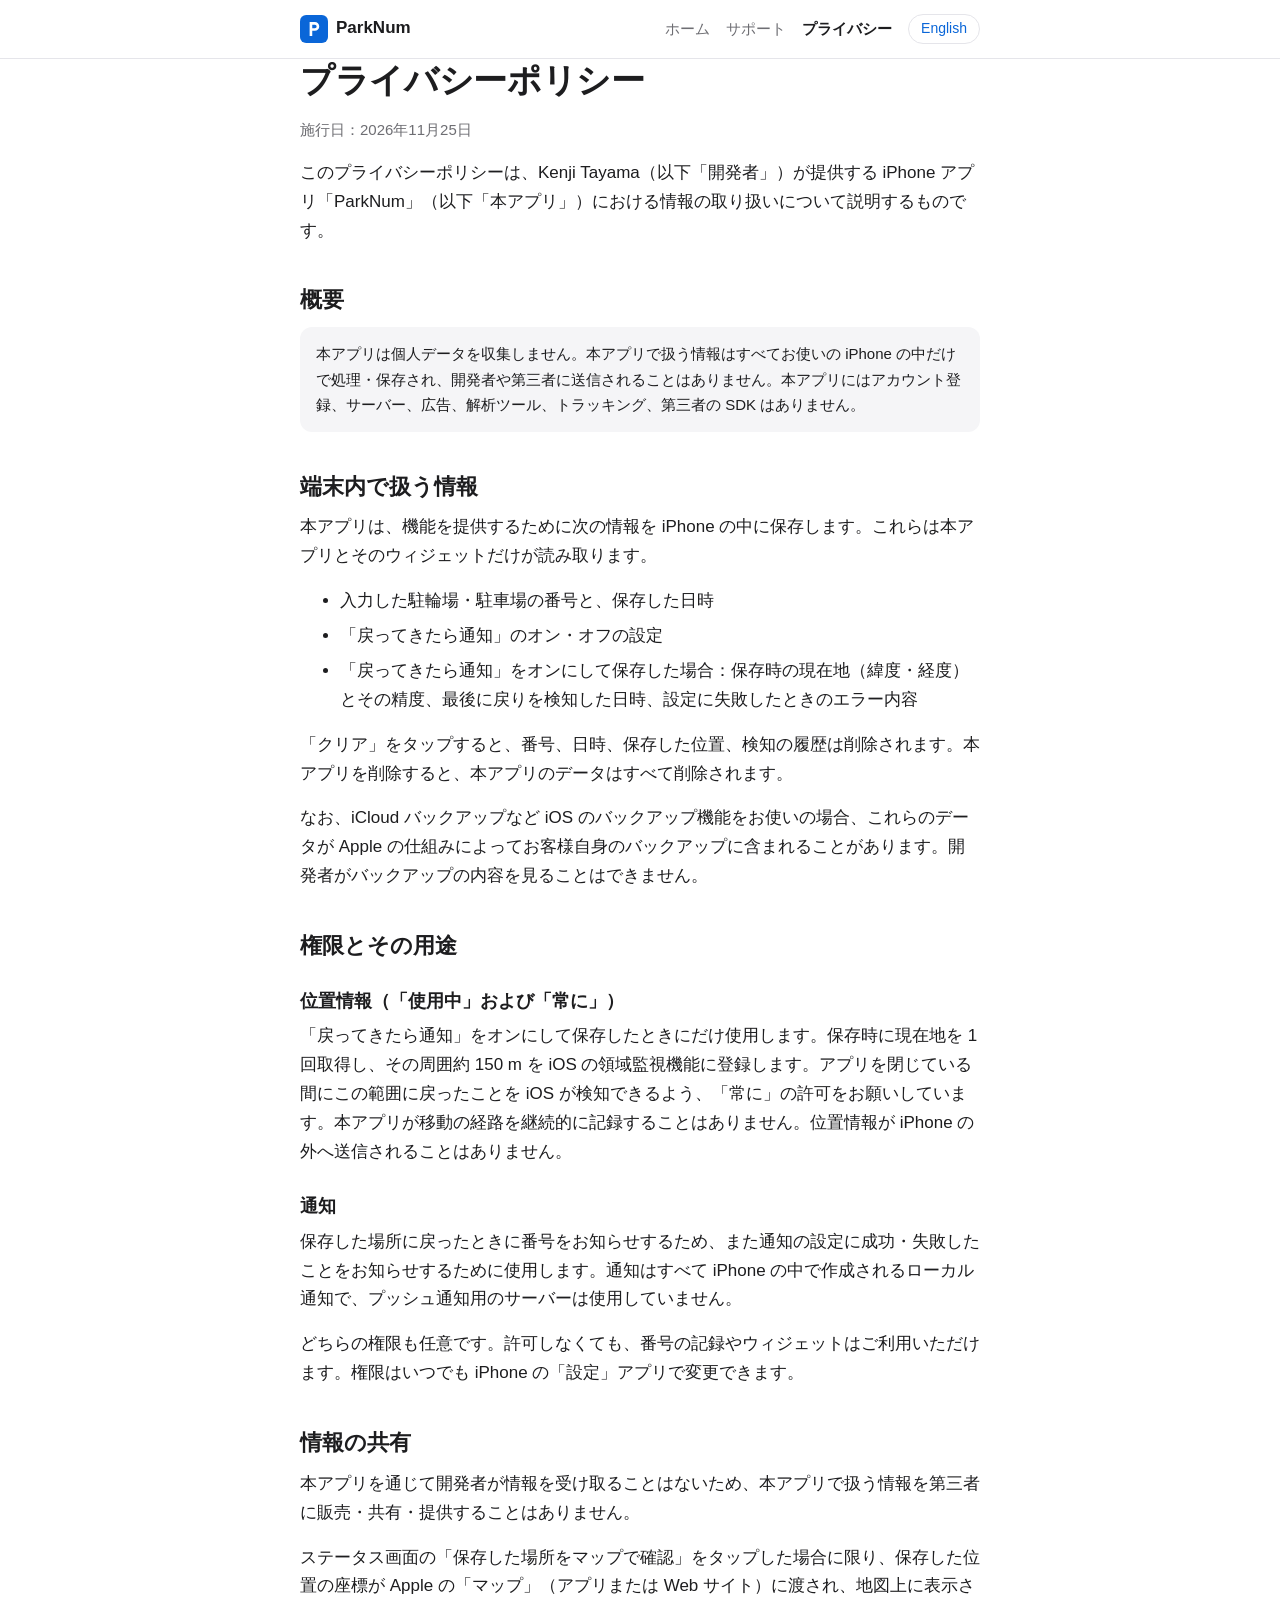
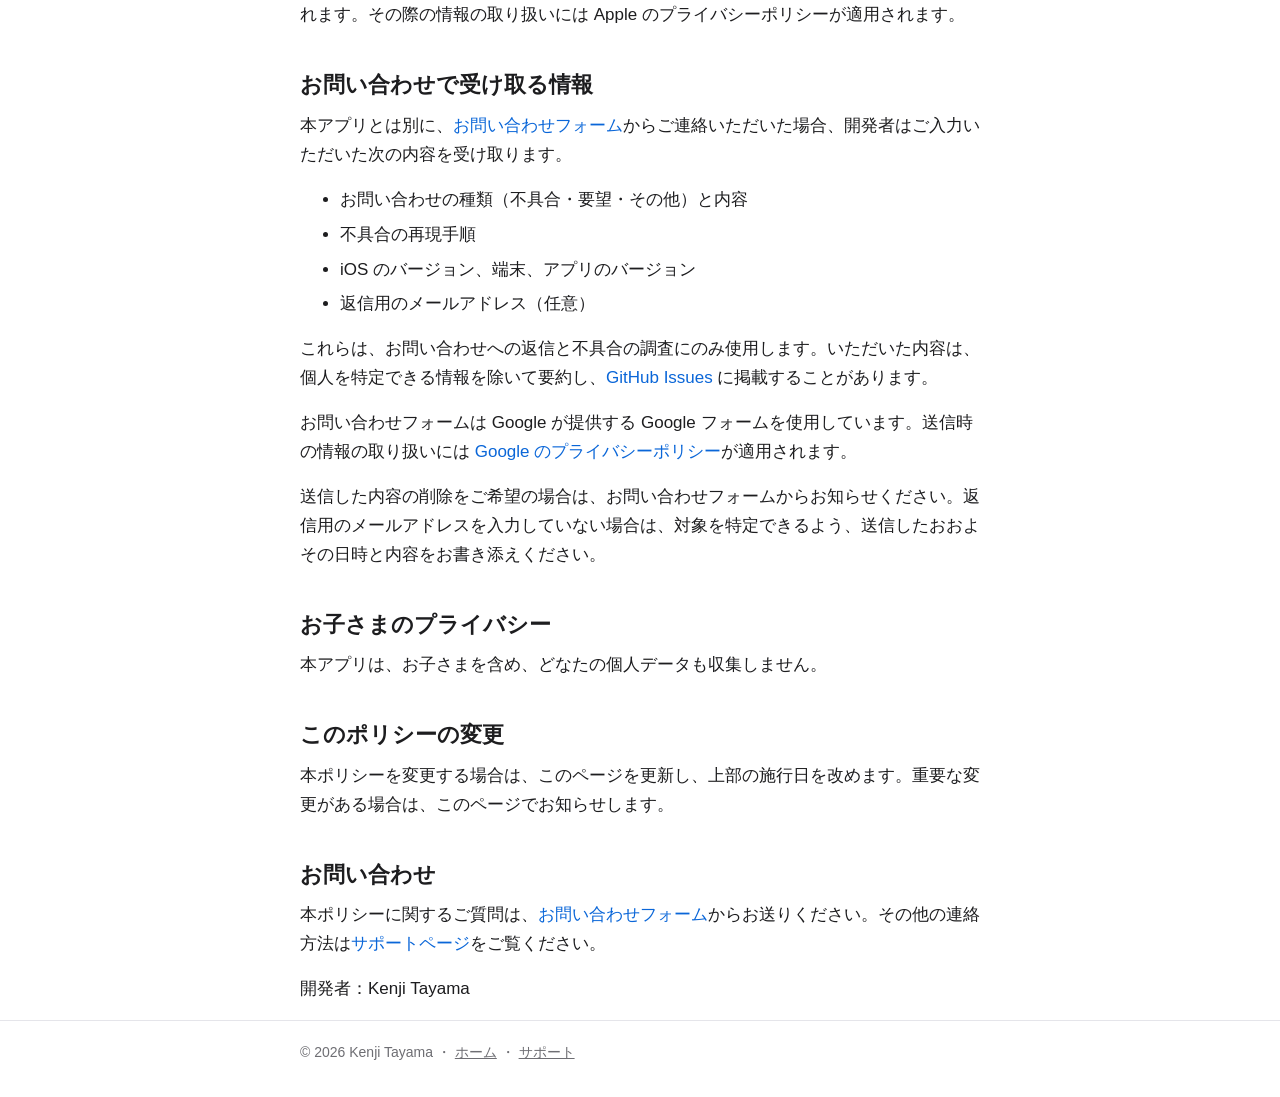
<file: ja/privacy/index.html>
<!doctype html>
<html lang="ja">
<head>
<meta charset="utf-8">
<meta name="viewport" content="width=device-width, initial-scale=1">
<title>プライバシーポリシー — ParkNum</title>
<meta name="description" content="ParkNum のプライバシーポリシー。ParkNum は個人データを収集しません。位置情報は端末内でのみ使用されます。">
<link rel="alternate" hreflang="ja" href="https://kenjitayama.github.io/parknum-site/ja/privacy/">
<link rel="alternate" hreflang="en" href="https://kenjitayama.github.io/parknum-site/en/privacy/">
<link rel="icon" href="../../assets/icon.svg" type="image/svg+xml">
<link rel="stylesheet" href="../../assets/style.css">
</head>
<body>
<header class="site">
  <div class="wrap">
    <a class="brand" href="../"><img src="../../assets/icon.svg" alt="">ParkNum</a>
    <nav class="site">
      <a href="../">ホーム</a>
      <a href="../support/">サポート</a>
      <a href="./" aria-current="page">プライバシー</a>
    </nav>
    <a class="lang" href="../../en/privacy/" hreflang="en" lang="en">English</a>
  </div>
</header>

<main class="wrap">
  <h1>プライバシーポリシー</h1>
  <p class="muted">施行日：2026年11月25日</p>

  <p>このプライバシーポリシーは、Kenji Tayama（以下「開発者」）が提供する iPhone アプリ「ParkNum」（以下「本アプリ」）における情報の取り扱いについて説明するものです。</p>

  <h2>概要</h2>
  <p class="note">本アプリは個人データを収集しません。本アプリで扱う情報はすべてお使いの iPhone の中だけで処理・保存され、開発者や第三者に送信されることはありません。本アプリにはアカウント登録、サーバー、広告、解析ツール、トラッキング、第三者の SDK はありません。</p>

  <h2>端末内で扱う情報</h2>
  <p>本アプリは、機能を提供するために次の情報を iPhone の中に保存します。これらは本アプリとそのウィジェットだけが読み取ります。</p>
  <ul>
    <li>入力した駐輪場・駐車場の番号と、保存した日時</li>
    <li>「戻ってきたら通知」のオン・オフの設定</li>
    <li>「戻ってきたら通知」をオンにして保存した場合：保存時の現在地（緯度・経度）とその精度、最後に戻りを検知した日時、設定に失敗したときのエラー内容</li>
  </ul>
  <p>「クリア」をタップすると、番号、日時、保存した位置、検知の履歴は削除されます。本アプリを削除すると、本アプリのデータはすべて削除されます。</p>
  <p>なお、iCloud バックアップなど iOS のバックアップ機能をお使いの場合、これらのデータが Apple の仕組みによってお客様自身のバックアップに含まれることがあります。開発者がバックアップの内容を見ることはできません。</p>

  <h2>権限とその用途</h2>
  <h3>位置情報（「使用中」および「常に」）</h3>
  <p>「戻ってきたら通知」をオンにして保存したときにだけ使用します。保存時に現在地を 1 回取得し、その周囲約 150 m を iOS の領域監視機能に登録します。アプリを閉じている間にこの範囲に戻ったことを iOS が検知できるよう、「常に」の許可をお願いしています。本アプリが移動の経路を継続的に記録することはありません。位置情報が iPhone の外へ送信されることはありません。</p>
  <h3>通知</h3>
  <p>保存した場所に戻ったときに番号をお知らせするため、また通知の設定に成功・失敗したことをお知らせするために使用します。通知はすべて iPhone の中で作成されるローカル通知で、プッシュ通知用のサーバーは使用していません。</p>
  <p>どちらの権限も任意です。許可しなくても、番号の記録やウィジェットはご利用いただけます。権限はいつでも iPhone の「設定」アプリで変更できます。</p>

  <h2>情報の共有</h2>
  <p>本アプリを通じて開発者が情報を受け取ることはないため、本アプリで扱う情報を第三者に販売・共有・提供することはありません。</p>
  <p>ステータス画面の「保存した場所をマップで確認」をタップした場合に限り、保存した位置の座標が Apple の「マップ」（アプリまたは Web サイト）に渡され、地図上に表示されます。その際の情報の取り扱いには Apple のプライバシーポリシーが適用されます。</p>

  <h2 id="inquiries">お問い合わせで受け取る情報</h2>
  <p>本アプリとは別に、<a href="https://forms.gle/H2Dxd4RhXW7EbtMq8">お問い合わせフォーム</a>からご連絡いただいた場合、開発者はご入力いただいた次の内容を受け取ります。</p>
  <ul>
    <li>お問い合わせの種類（不具合・要望・その他）と内容</li>
    <li>不具合の再現手順</li>
    <li>iOS のバージョン、端末、アプリのバージョン</li>
    <li>返信用のメールアドレス（任意）</li>
  </ul>
  <p>これらは、お問い合わせへの返信と不具合の調査にのみ使用します。いただいた内容は、個人を特定できる情報を除いて要約し、<a href="https://github.com/kenjitayama/parknum-site/issues">GitHub Issues</a> に掲載することがあります。</p>
  <p>お問い合わせフォームは Google が提供する Google フォームを使用しています。送信時の情報の取り扱いには <a href="https://policies.google.com/privacy">Google のプライバシーポリシー</a>が適用されます。</p>
  <p>送信した内容の削除をご希望の場合は、お問い合わせフォームからお知らせください。返信用のメールアドレスを入力していない場合は、対象を特定できるよう、送信したおおよその日時と内容をお書き添えください。</p>

  <h2>お子さまのプライバシー</h2>
  <p>本アプリは、お子さまを含め、どなたの個人データも収集しません。</p>

  <h2>このポリシーの変更</h2>
  <p>本ポリシーを変更する場合は、このページを更新し、上部の施行日を改めます。重要な変更がある場合は、このページでお知らせします。</p>

  <h2>お問い合わせ</h2>
  <p>本ポリシーに関するご質問は、<a href="https://forms.gle/H2Dxd4RhXW7EbtMq8">お問い合わせフォーム</a>からお送りください。その他の連絡方法は<a href="../support/#contact">サポートページ</a>をご覧ください。</p>
  <p>開発者：Kenji Tayama</p>
</main>

<footer class="site">
  <div class="wrap">
    © 2026 Kenji Tayama ・ <a href="../">ホーム</a> ・ <a href="../support/">サポート</a>
  </div>
</footer>
</body>
</html>
</file>
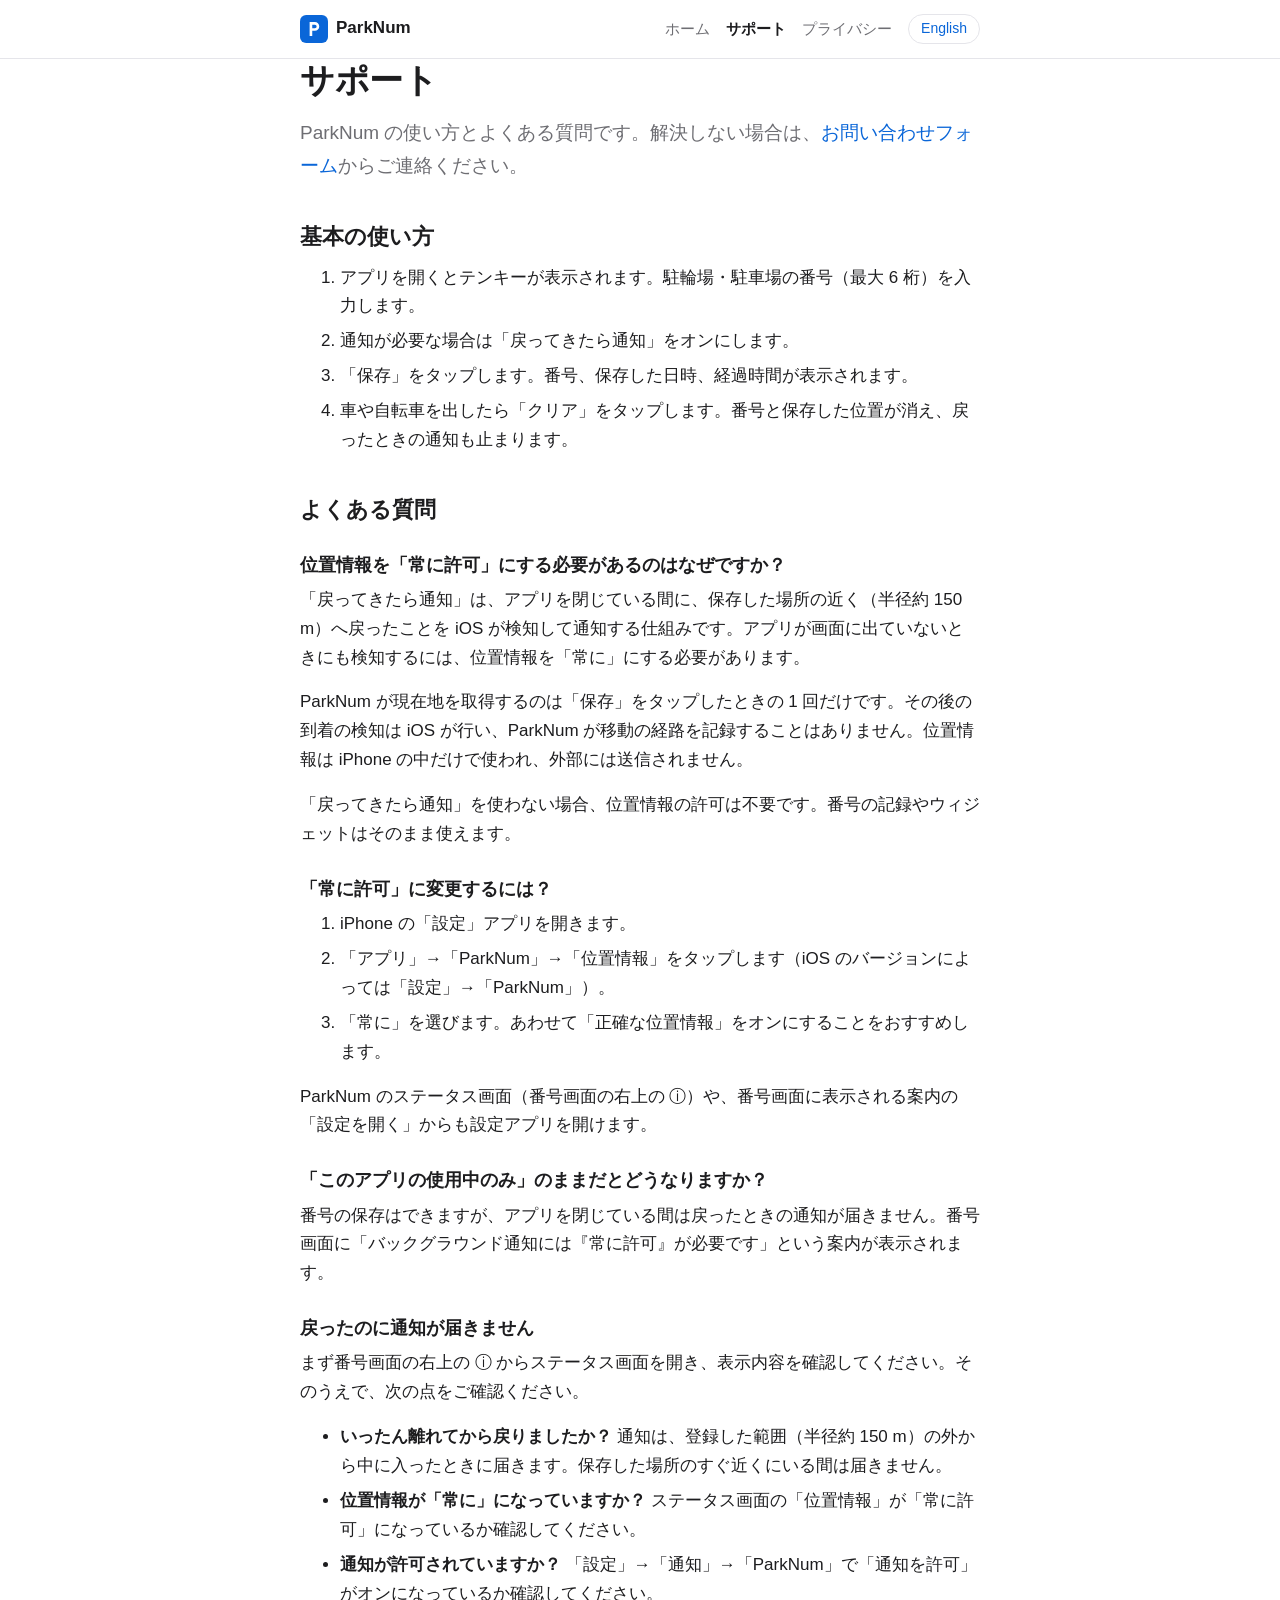
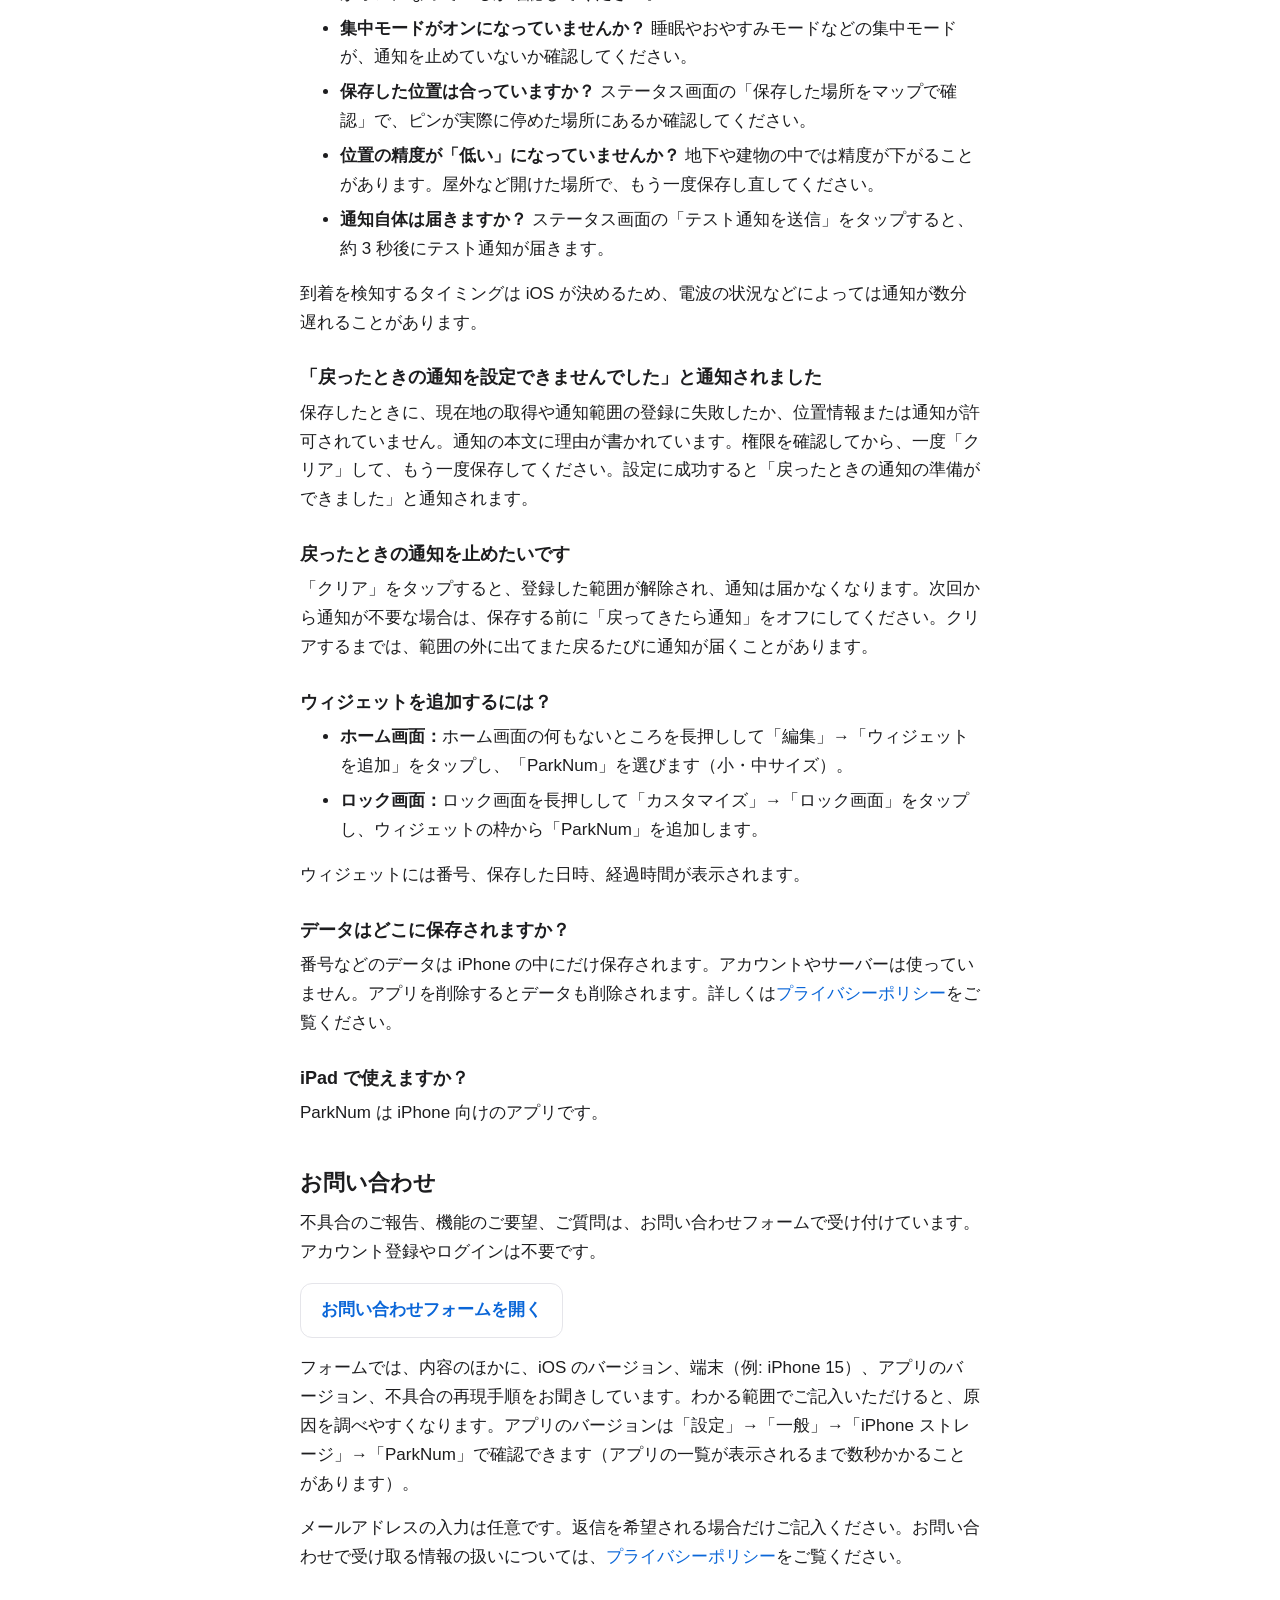
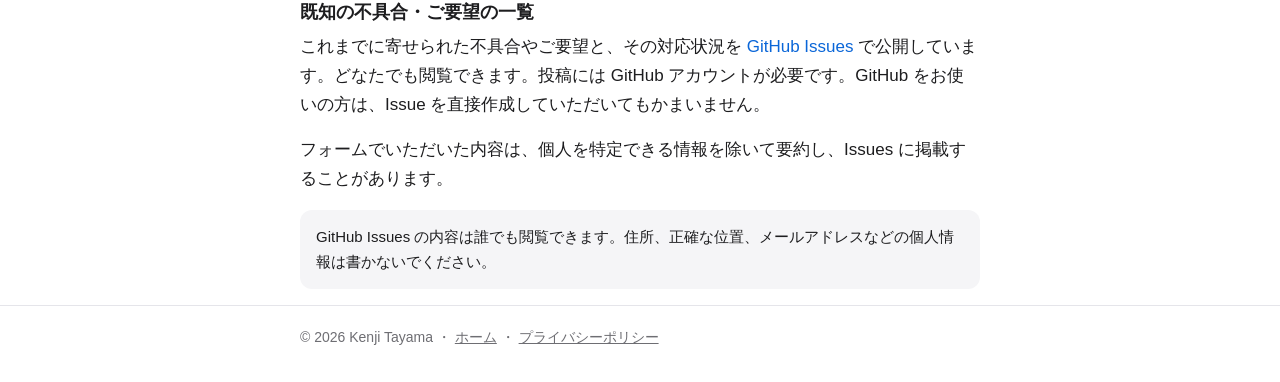
<file: ja/support/index.html>
<!doctype html>
<html lang="ja">
<head>
<meta charset="utf-8">
<meta name="viewport" content="width=device-width, initial-scale=1">
<title>サポート — ParkNum</title>
<meta name="description" content="ParkNum の使い方、位置情報「常に許可」の設定、通知が届かないときの確認事項、お問い合わせ方法。">
<link rel="alternate" hreflang="ja" href="https://kenjitayama.github.io/parknum-site/ja/support/">
<link rel="alternate" hreflang="en" href="https://kenjitayama.github.io/parknum-site/en/support/">
<link rel="icon" href="../../assets/icon.svg" type="image/svg+xml">
<link rel="stylesheet" href="../../assets/style.css">
</head>
<body>
<header class="site">
  <div class="wrap">
    <a class="brand" href="../"><img src="../../assets/icon.svg" alt="">ParkNum</a>
    <nav class="site">
      <a href="../">ホーム</a>
      <a href="./" aria-current="page">サポート</a>
      <a href="../privacy/">プライバシー</a>
    </nav>
    <a class="lang" href="../../en/support/" hreflang="en" lang="en">English</a>
  </div>
</header>

<main class="wrap">
  <h1>サポート</h1>
  <p class="lead">ParkNum の使い方とよくある質問です。解決しない場合は、<a href="#contact">お問い合わせフォーム</a>からご連絡ください。</p>

  <h2 id="how-to">基本の使い方</h2>
  <ol>
    <li>アプリを開くとテンキーが表示されます。駐輪場・駐車場の番号（最大 6 桁）を入力します。</li>
    <li>通知が必要な場合は「戻ってきたら通知」をオンにします。</li>
    <li>「保存」をタップします。番号、保存した日時、経過時間が表示されます。</li>
    <li>車や自転車を出したら「クリア」をタップします。番号と保存した位置が消え、戻ったときの通知も止まります。</li>
  </ol>

  <h2 id="faq">よくある質問</h2>

  <h3 id="always">位置情報を「常に許可」にする必要があるのはなぜですか？</h3>
  <p>「戻ってきたら通知」は、アプリを閉じている間に、保存した場所の近く（半径約 150 m）へ戻ったことを iOS が検知して通知する仕組みです。アプリが画面に出ていないときにも検知するには、位置情報を「常に」にする必要があります。</p>
  <p>ParkNum が現在地を取得するのは「保存」をタップしたときの 1 回だけです。その後の到着の検知は iOS が行い、ParkNum が移動の経路を記録することはありません。位置情報は iPhone の中だけで使われ、外部には送信されません。</p>
  <p>「戻ってきたら通知」を使わない場合、位置情報の許可は不要です。番号の記録やウィジェットはそのまま使えます。</p>

  <h3 id="set-always">「常に許可」に変更するには？</h3>
  <ol>
    <li>iPhone の「設定」アプリを開きます。</li>
    <li>「アプリ」→「ParkNum」→「位置情報」をタップします（iOS のバージョンによっては「設定」→「ParkNum」）。</li>
    <li>「常に」を選びます。あわせて「正確な位置情報」をオンにすることをおすすめします。</li>
  </ol>
  <p>ParkNum のステータス画面（番号画面の右上の ⓘ）や、番号画面に表示される案内の「設定を開く」からも設定アプリを開けます。</p>

  <h3 id="when-in-use">「このアプリの使用中のみ」のままだとどうなりますか？</h3>
  <p>番号の保存はできますが、アプリを閉じている間は戻ったときの通知が届きません。番号画面に「バックグラウンド通知には『常に許可』が必要です」という案内が表示されます。</p>

  <h3 id="no-notification">戻ったのに通知が届きません</h3>
  <p>まず番号画面の右上の ⓘ からステータス画面を開き、表示内容を確認してください。そのうえで、次の点をご確認ください。</p>
  <ul>
    <li><strong>いったん離れてから戻りましたか？</strong> 通知は、登録した範囲（半径約 150 m）の外から中に入ったときに届きます。保存した場所のすぐ近くにいる間は届きません。</li>
    <li><strong>位置情報が「常に」になっていますか？</strong> ステータス画面の「位置情報」が「常に許可」になっているか確認してください。</li>
    <li><strong>通知が許可されていますか？</strong> 「設定」→「通知」→「ParkNum」で「通知を許可」がオンになっているか確認してください。</li>
    <li><strong>集中モードがオンになっていませんか？</strong> 睡眠やおやすみモードなどの集中モードが、通知を止めていないか確認してください。</li>
    <li><strong>保存した位置は合っていますか？</strong> ステータス画面の「保存した場所をマップで確認」で、ピンが実際に停めた場所にあるか確認してください。</li>
    <li><strong>位置の精度が「低い」になっていませんか？</strong> 地下や建物の中では精度が下がることがあります。屋外など開けた場所で、もう一度保存し直してください。</li>
    <li><strong>通知自体は届きますか？</strong> ステータス画面の「テスト通知を送信」をタップすると、約 3 秒後にテスト通知が届きます。</li>
  </ul>
  <p>到着を検知するタイミングは iOS が決めるため、電波の状況などによっては通知が数分遅れることがあります。</p>

  <h3 id="setup-failed">「戻ったときの通知を設定できませんでした」と通知されました</h3>
  <p>保存したときに、現在地の取得や通知範囲の登録に失敗したか、位置情報または通知が許可されていません。通知の本文に理由が書かれています。権限を確認してから、一度「クリア」して、もう一度保存してください。設定に成功すると「戻ったときの通知の準備ができました」と通知されます。</p>

  <h3 id="stop">戻ったときの通知を止めたいです</h3>
  <p>「クリア」をタップすると、登録した範囲が解除され、通知は届かなくなります。次回から通知が不要な場合は、保存する前に「戻ってきたら通知」をオフにしてください。クリアするまでは、範囲の外に出てまた戻るたびに通知が届くことがあります。</p>

  <h3 id="widget">ウィジェットを追加するには？</h3>
  <ul>
    <li><strong>ホーム画面：</strong>ホーム画面の何もないところを長押しして「編集」→「ウィジェットを追加」をタップし、「ParkNum」を選びます（小・中サイズ）。</li>
    <li><strong>ロック画面：</strong>ロック画面を長押しして「カスタマイズ」→「ロック画面」をタップし、ウィジェットの枠から「ParkNum」を追加します。</li>
  </ul>
  <p>ウィジェットには番号、保存した日時、経過時間が表示されます。</p>

  <h3 id="data">データはどこに保存されますか？</h3>
  <p>番号などのデータは iPhone の中にだけ保存されます。アカウントやサーバーは使っていません。アプリを削除するとデータも削除されます。詳しくは<a href="../privacy/">プライバシーポリシー</a>をご覧ください。</p>

  <h3 id="ipad">iPad で使えますか？</h3>
  <p>ParkNum は iPhone 向けのアプリです。</p>

  <h2 id="contact">お問い合わせ</h2>
  <p>不具合のご報告、機能のご要望、ご質問は、お問い合わせフォームで受け付けています。アカウント登録やログインは不要です。</p>
  <p><a class="button" href="https://forms.gle/H2Dxd4RhXW7EbtMq8">お問い合わせフォームを開く</a></p>
  <p>フォームでは、内容のほかに、iOS のバージョン、端末（例: iPhone 15）、アプリのバージョン、不具合の再現手順をお聞きしています。わかる範囲でご記入いただけると、原因を調べやすくなります。アプリのバージョンは「設定」→「一般」→「iPhone ストレージ」→「ParkNum」で確認できます（アプリの一覧が表示されるまで数秒かかることがあります）。</p>
  <p>メールアドレスの入力は任意です。返信を希望される場合だけご記入ください。お問い合わせで受け取る情報の扱いについては、<a href="../privacy/#inquiries">プライバシーポリシー</a>をご覧ください。</p>

  <h3 id="known-issues">既知の不具合・ご要望の一覧</h3>
  <p>これまでに寄せられた不具合やご要望と、その対応状況を <a href="https://github.com/kenjitayama/parknum-site/issues">GitHub Issues</a> で公開しています。どなたでも閲覧できます。投稿には GitHub アカウントが必要です。GitHub をお使いの方は、Issue を直接作成していただいてもかまいません。</p>
  <p>フォームでいただいた内容は、個人を特定できる情報を除いて要約し、Issues に掲載することがあります。</p>
  <p class="note">GitHub Issues の内容は誰でも閲覧できます。住所、正確な位置、メールアドレスなどの個人情報は書かないでください。</p>
</main>

<footer class="site">
  <div class="wrap">
    © 2026 Kenji Tayama ・ <a href="../">ホーム</a> ・ <a href="../privacy/">プライバシーポリシー</a>
  </div>
</footer>
</body>
</html>
</file>
<file: assets/style.css>
:root {
  --bg: #ffffff;
  --fg: #1d1d1f;
  --muted: #6e6e73;
  --line: #e5e5ea;
  --card: #f5f5f7;
  --accent: #0a66d8;
  color-scheme: light dark;
}

@media (prefers-color-scheme: dark) {
  :root {
    --bg: #000000;
    --fg: #f5f5f7;
    --muted: #a1a1a6;
    --line: #2c2c2e;
    --card: #1c1c1e;
    --accent: #4a9dff;
  }
}

* { box-sizing: border-box; }

html { -webkit-text-size-adjust: 100%; }

body {
  margin: 0;
  background: var(--bg);
  color: var(--fg);
  font-family: -apple-system, BlinkMacSystemFont, "Helvetica Neue", "Hiragino Sans", "Hiragino Kaku Gothic ProN", "Noto Sans JP", "Segoe UI", Roboto, sans-serif;
  font-size: 17px;
  line-height: 1.7;
}

a { color: var(--accent); text-decoration: none; }
a:hover { text-decoration: underline; }

.wrap { max-width: 720px; margin: 0 auto; padding: 0 20px; }

header.site {
  border-bottom: 1px solid var(--line);
}
header.site .wrap {
  display: flex;
  align-items: center;
  gap: 16px;
  flex-wrap: wrap;
  padding-top: 14px;
  padding-bottom: 14px;
}
.brand {
  display: flex;
  align-items: center;
  gap: 8px;
  font-weight: 700;
  color: var(--fg);
  margin-right: auto;
}
.brand img { width: 28px; height: 28px; }
nav.site { display: flex; gap: 16px; font-size: 15px; }
nav.site a { color: var(--muted); }
nav.site a[aria-current="page"] { color: var(--fg); font-weight: 600; }
.lang {
  font-size: 14px;
  border: 1px solid var(--line);
  border-radius: 999px;
  padding: 2px 12px;
}

main { padding: 40px 0 56px; }

h1 { font-size: 34px; line-height: 1.25; margin: 0 0 16px; letter-spacing: -0.01em; }
h2 { font-size: 22px; line-height: 1.35; margin: 40px 0 12px; }
h3 { font-size: 18px; line-height: 1.4; margin: 28px 0 8px; }
p, ul, ol { margin: 0 0 16px; }
li { margin-bottom: 6px; }
.lead { font-size: 19px; color: var(--muted); }
.muted { color: var(--muted); font-size: 15px; }

.features {
  list-style: none;
  padding: 0;
  display: grid;
  gap: 12px;
}
.features li {
  background: var(--card);
  border-radius: 14px;
  padding: 16px 18px;
  margin: 0;
}
.features strong { display: block; margin-bottom: 2px; }

.facts {
  display: grid;
  grid-template-columns: max-content 1fr;
  gap: 6px 20px;
  margin: 0 0 16px;
}
.facts dt { color: var(--muted); }
.facts dd { margin: 0; }

details {
  border-bottom: 1px solid var(--line);
  padding: 12px 0;
}
details summary {
  cursor: pointer;
  font-weight: 600;
}
details[open] summary { margin-bottom: 8px; }

.note {
  background: var(--card);
  border-radius: 12px;
  padding: 14px 16px;
  font-size: 15px;
}

.choice { display: flex; gap: 12px; flex-wrap: wrap; margin-top: 24px; }
.button {
  display: inline-block;
  border: 1px solid var(--line);
  border-radius: 12px;
  padding: 12px 20px;
  font-weight: 600;
}

footer.site {
  border-top: 1px solid var(--line);
  padding: 20px 0 32px;
  font-size: 14px;
  color: var(--muted);
}
footer.site a { color: var(--muted); text-decoration: underline; }
</file>
